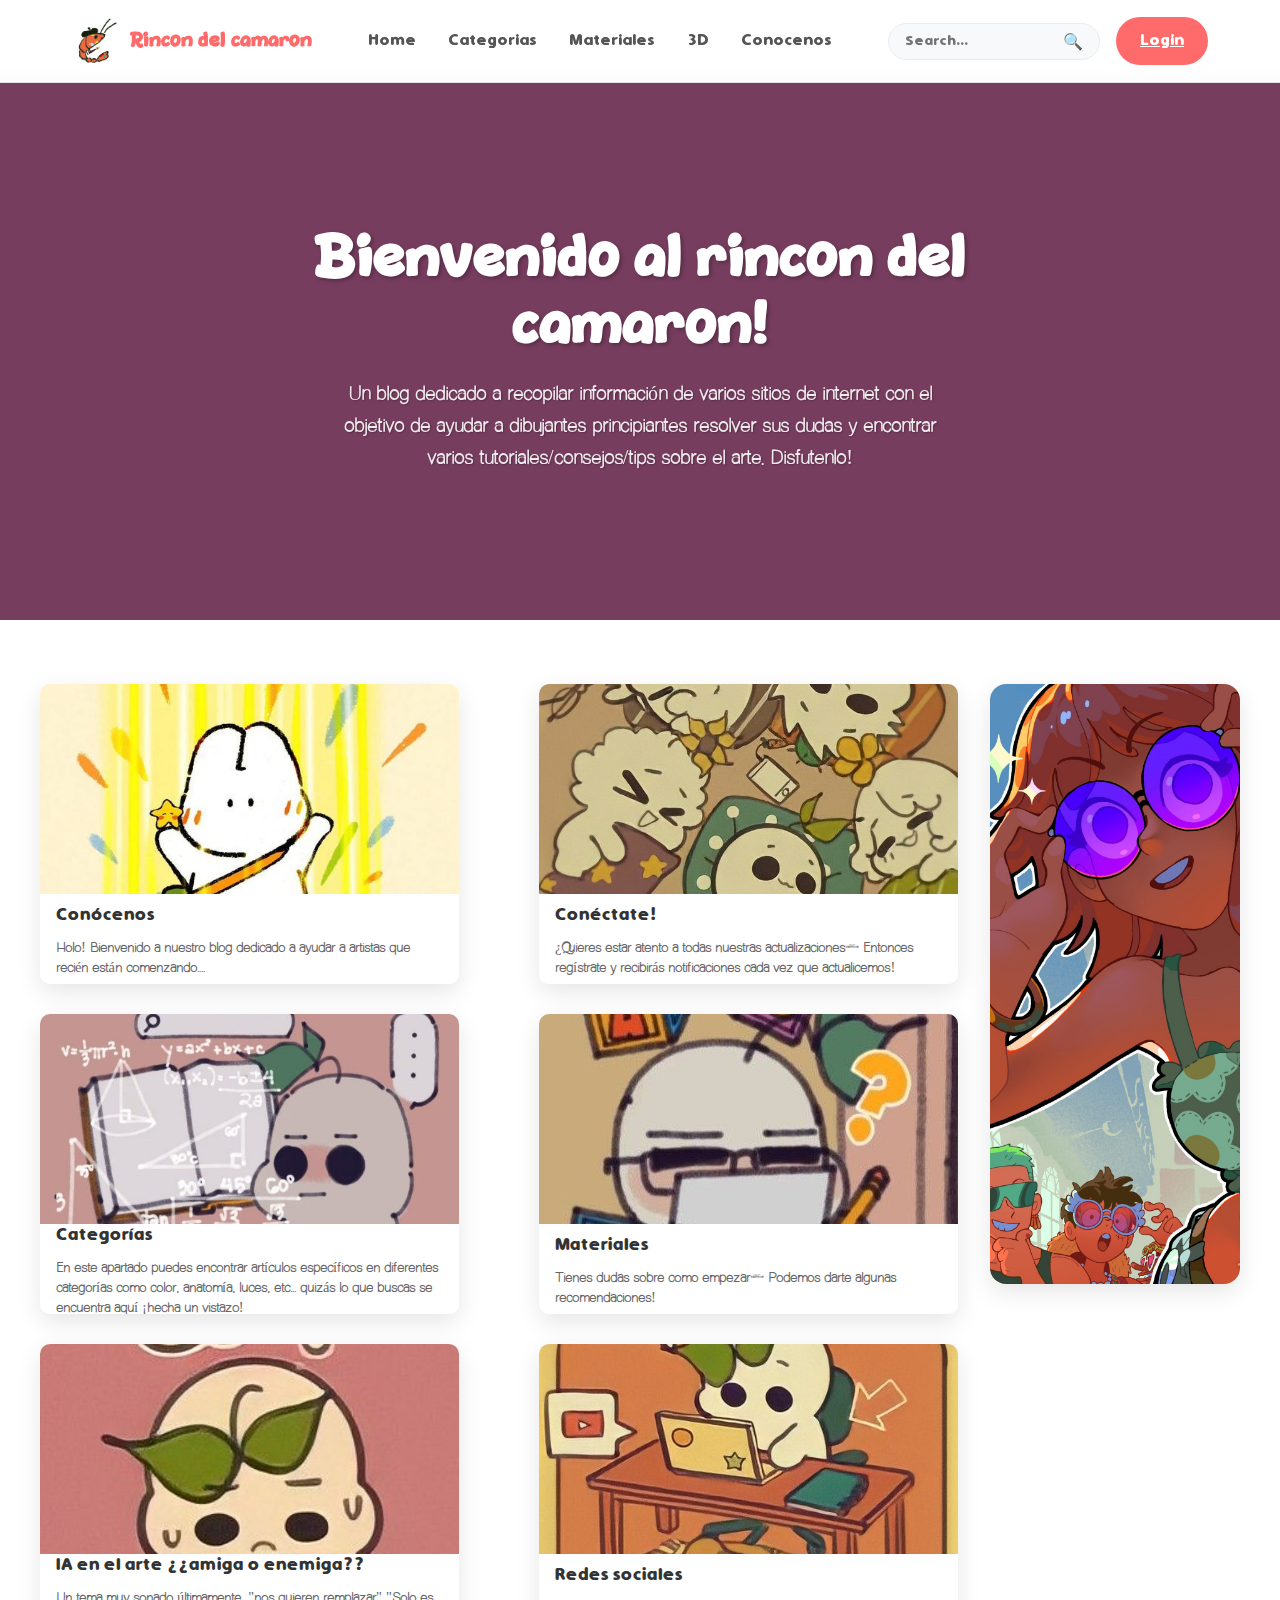
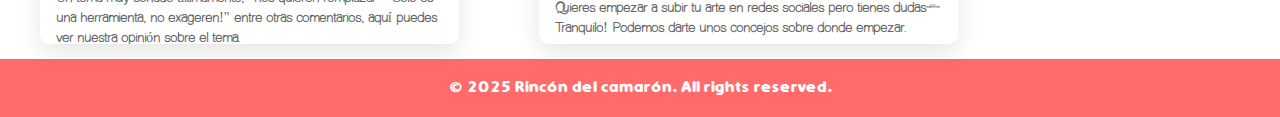
<file: index.html>
<!DOCTYPE html>
<html lang="es">
<head>
    <meta charset="UTF-8">
    <meta name="viewport" content="width=device-width, initial-scale=1.0">
    <title>Rincon del camaron</title>
    <link rel="stylesheet" href="./css/style.css">
    <link rel="shortcut icon" href="./img/icono.png" type="image/x-icon">
</head>
<body>
    <header class="header">
        <div class="nav-container">
            <div class="logo-section">
                <img height="50px" src="./img/icono.png" alt="">
                <span class="logo-text">Rincon del camaron</span>
            </div>
            
            <nav class="navigation">
                <a href="index.html" class="nav-link">Home</a>
                <a href="./web/Categorias.html" class="nav-link">Categorias</a>
                <a href="./web/Materiales.html" class="nav-link">Materiales</a>
                <a href="#" class="nav-link">3D</a>
                <a href="./web/AbouUs.html" class="nav-link">Conocenos</a>
            </nav>
            
            <div class="header-actions">
                <div class="search-container">
                    <input type="text" placeholder="Search..." class="search-input">
                    <button class="search-btn">🔍</button>
                </div>
                <a href="LogIn.html" class="login-btn">Login</a>
            </div>
        </div>
    </header>
<!-- Encabezado -->

<!-- Overlay -->
    <main class="main-content">
        <section class="hero-section">
            <div class="hero-content">
                <h1 class="hero-title">Bienvenido al rincon del camaron!</h1>
                <p class="hero-subtitle">Un blog dedicado a recopilar información de  varios sitios de internet con el objetivo de ayudar a dibujantes principiantes resolver sus dudas y encontrar varios tutoriales/consejos/tips sobre el arte. Disfutenlo!</p>
            </div>
        </section>
    </main>

<!-- CardsDelBlog -->
 
        <section class="gallery-section">
            <div class="gallery-wrapper">
                <div class="gallery-container">
                    <div class="gallery-item">
                        <a href="AbouUs.html" class="gallery-link">
                        <div class="gallery-card">
                            <img src="./img/MeetUs.jpg" alt="Comic Art" class="card-image">
                            <div class="card-content">
                                <h3 class="card-title">Conócenos</h3>
                                <p class="card-description">Holo! Bienvenido a nuestro blog dedicado a ayudar a artistas que recién están comenzando....</p>
                            </div>
                        </div>
                        </a>
                    </div>
                    
                    <div class="gallery-item">
                  <a href="LogIn.html" class="gallery-link">
                        <div class="gallery-card">
                            <img src="./img/JoinUs.jpg" alt="Sketching" class="card-image">
                            <div class="card-content">
                                <h3 class="card-title">Conéctate!</h3>
                                <p class="card-description">¿Quieres estar atento a todas nuestras actualizaciones? Entonces regístrate y recibirás notificaciones cada vez que actualicemos!</p>
                            </div>
                        </div>
                    </a>
                    </div>
                    
                    <div class="gallery-item">
                        <a href="LogIn.html" class="gallery-link">
                        <div class="gallery-card">
                            <img src="./img/Categorias.jpg" alt="Digital Illustration" class="card-image">
                            <div class="card-content">
                                <h3 class="card-title">Categorías</h3>
                                <p class="card-description">En este apartado puedes encontrar artículos específicos en diferentes categorías como color, anatomía, luces, etc... quizás lo que buscas se encuentra aquí ¡hecha un vistazo!</p>
                            </div>
                        </div>
                        </a>
                    </div>
                    <div class="gallery-item">
                        <a href="LogIn.html" class="gallery-link">
                        <div class="gallery-card">
                            <img src="./img/Materiales.jpg" alt="Digital Illustration" class="card-image">
                            <div class="card-content">
                                <h3 class="card-title">Materiales</h3>
                                <p class="card-description">Tienes dudas sobre como empezar? Podemos darte algunas recomendaciones!</p>
                            </div>
                        </div>
                        </a>
                    </div>
                    <div class="gallery-item">
                        <div class="gallery-card">
                            <img src="./img/AIBadOrGood.jpg" alt="Digital Illustration" class="card-image">
                            <div class="card-content">
                                <h3 class="card-title">IA en el arte ¿¿amiga o enemiga??</h3>
                                <p class="card-description">Un tema muy sonado últimamente, "nos quieren remplazar" "Solo es una herramienta, no exageren!" entre otras comentarios, aquí puedes ver nuestra opinión sobre el tema.</p>
                            </div>
                        </div>
                    </div>
                    
                    <div class="gallery-item">
                        <div class="gallery-card">
                            <img src="./img/SocialMedia.jpg" alt="Abstract Art" class="card-image">
                            <div class="card-content">
                                <h3 class="card-title">Redes sociales</h3>
                                <p class="card-description">Quieres empezar a subir tu arte en redes sociales pero tienes dudas? Tranquilo! Podemos darte unos concejos sobre donde empezar.</p>
                            </div>
                        </div>
                    </div>
                </div>
                
                <aside class="sidebar">
                    <img src="./img/Sidebar.jpg" alt="Featured Artist" class="sidebar-image">
                </aside>
            </div>
        </section>

        <footer>
           <p>&copy; 2025 Rincón del camarón. All rights reserved.</p>
        </footer>
</body>
</html>
</file>
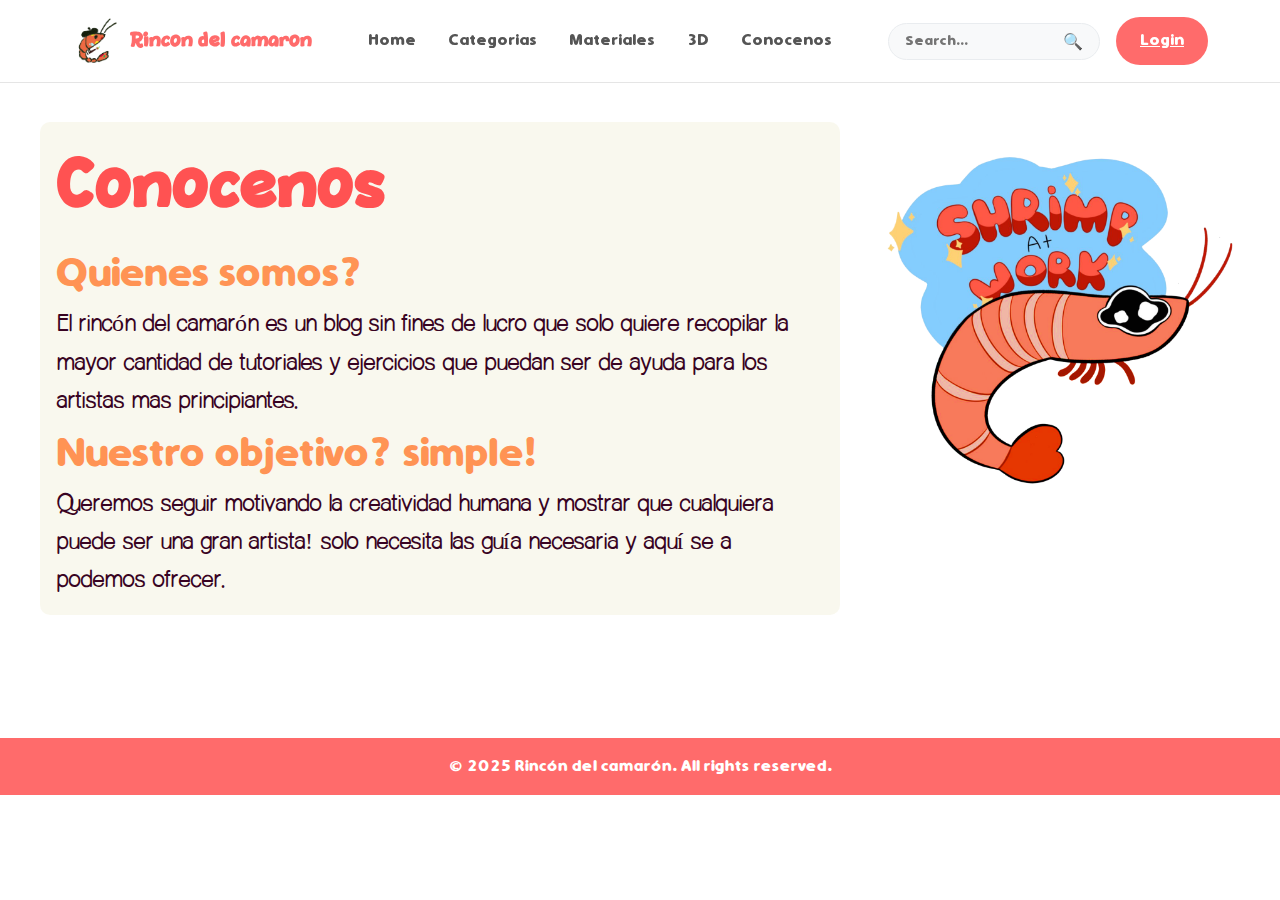
<file: AbouUs.html>
<!DOCTYPE html>
<html lang="es">
<head>
    <meta charset="UTF-8">
    <meta name="viewport" content="width=device-width, initial-scale=1.0">
    <title>Sobre nosotros</title>
    <link rel="stylesheet" href="./css/styleLI.css">
    <link rel="shortcut icon" href="./img/icono.png" type="image/x-icon">
</head>
<body>
    <header class="header">
        <div class="nav-container">
            <div class="logo-section">
                <img height="50px" src="./img/icono.png" alt="">
                <span class="logo-text">Rincon del camaron</span>
            </div>
            
            <nav class="navigation">
                <a href="index.html" class="nav-link">Home</a>
                <a href="Categorias.html" class="nav-link">Categorias</a>
                <a href="Materiales.html" class="nav-link">Materiales</a>
                <a href="#" class="nav-link">3D</a>
                <a href="AbouUs.html" class="nav-link">Conocenos</a>
            </nav>
            
            <div class="header-actions">
                <div class="search-container">
                    <input type="text" placeholder="Search..." class="search-input">
                    <button class="search-btn">🔍</button>
                </div>
                <a href="LogIn.html" class="login-btn">Login</a>
            </div>
        </div>
    </header>
<!-- Encabezado -->
 <main class="main-about">
    <div class="about-gal">
        <section class="about-us">
            <h2 class="about-title">Conocenos</h2>
            <h1 class="about-q">Quienes somos?</h1>
            <p class="about-text">
                El rincón del camarón es un  blog sin fines de lucro que solo quiere recopilar la mayor cantidad de tutoriales y ejercicios que puedan ser de ayuda para los artistas mas principiantes.
            </p>
            <h3 class="about-q">Nuestro objetivo? simple!</h3>
            <p class="about-text">
                Queremos seguir motivando la creatividad humana y mostrar que cualquiera puede ser una gran artista! solo necesita las guía necesaria y aquí se a podemos ofrecer.
            </p>
        </section> 
        <div class="about-us-image">
                <img src="./img/camaron.png" alt="Drawing image">
            </div>
        </div>
    </main>


    <!-- PieDePagina -->
        <footer>
           <p>&copy; 2025 Rincón del camarón. All rights reserved.</p>
        </footer>
</body>

</html>
</file>
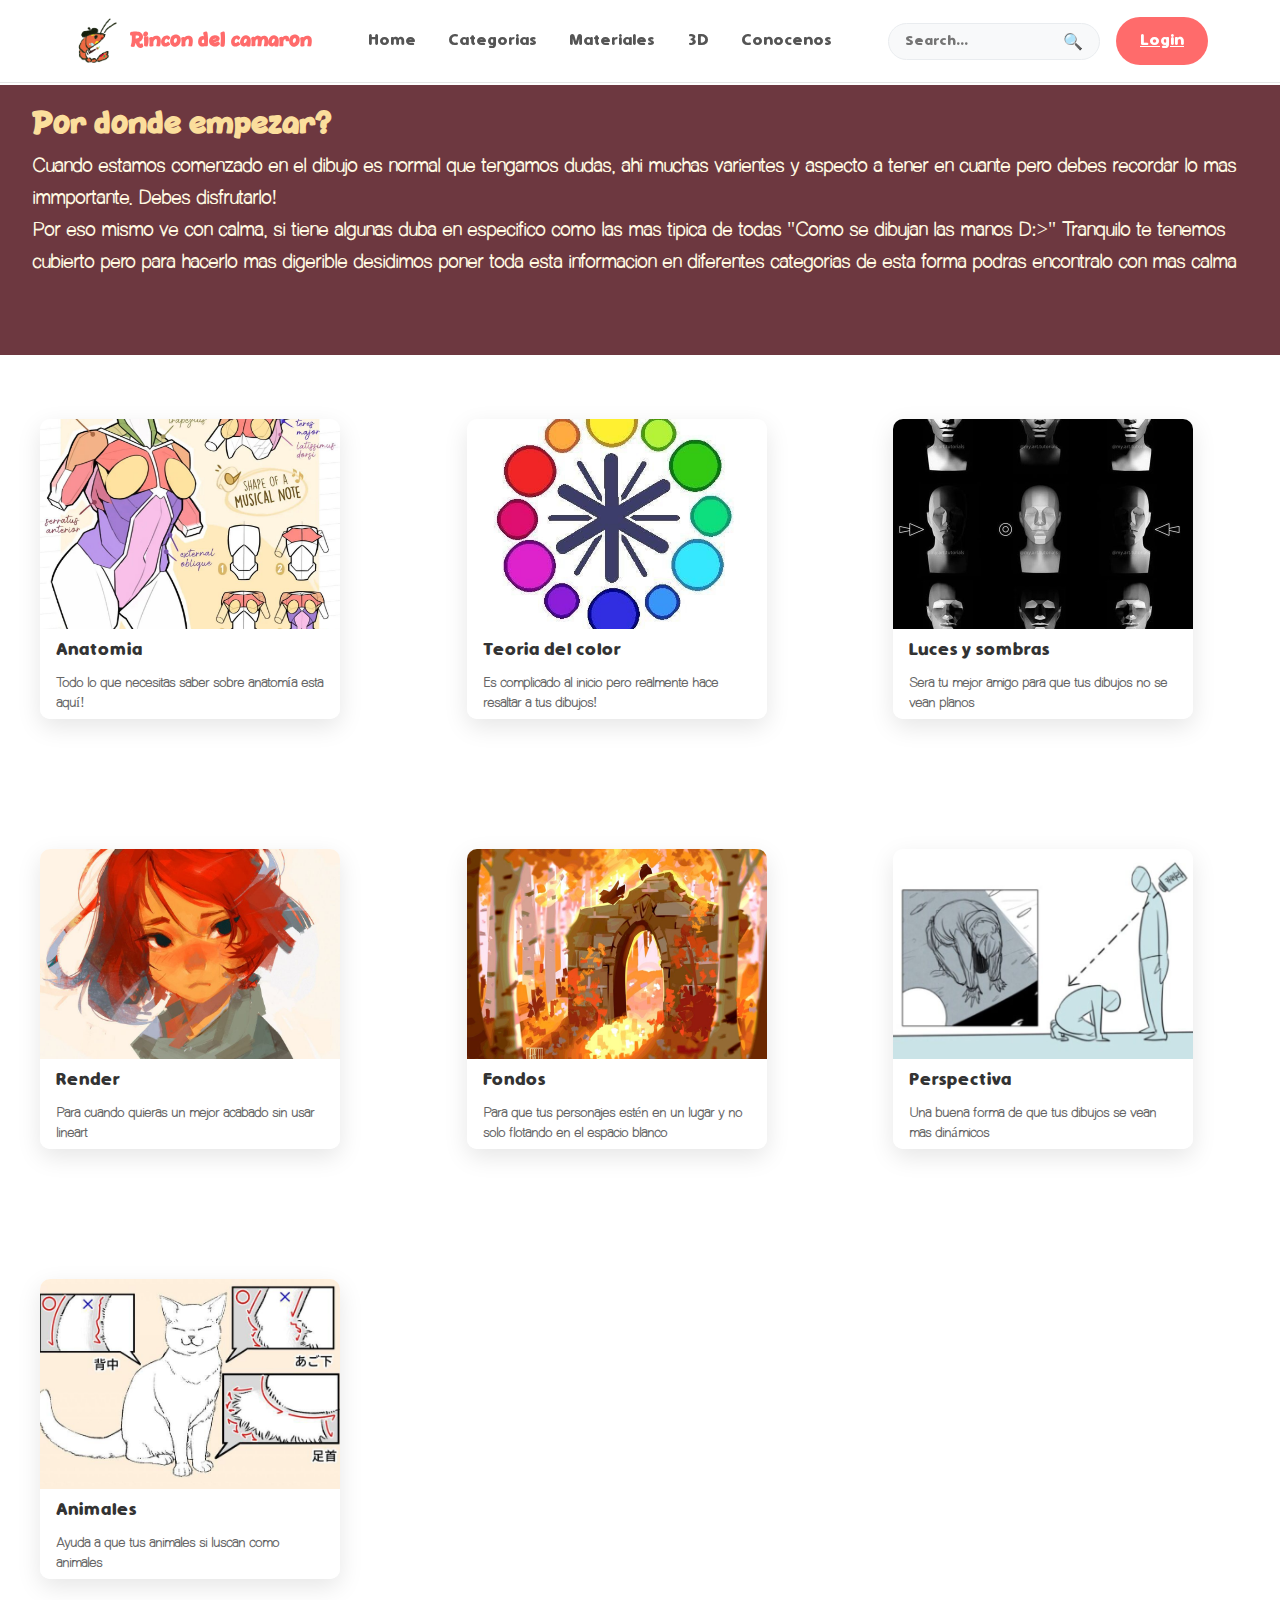
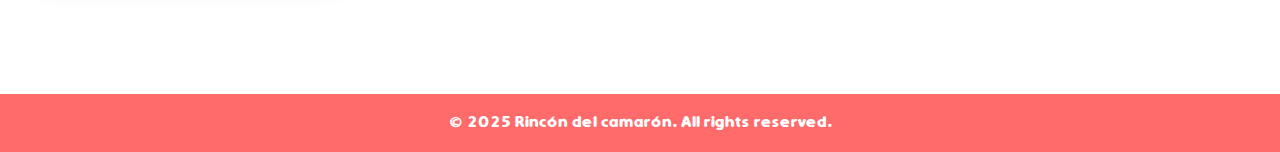
<file: Categorias.html>
<!DOCTYPE html>
<html lang="es">
<head>
    <meta charset="UTF-8">
    <meta name="viewport" content="width=device-width, initial-scale=1.0">
    <title>Categorias</title>
    <link rel="stylesheet" href="./css/styleLI.css">
    <link rel="shortcut icon" href="./img/icono.png" type="image/x-icon">
</head>
<body>
    <header class="header">
        <div class="nav-container">
            <div class="logo-section">
                <img height="50px" src="./img/icono.png" alt="">
                <span class="logo-text">Rincon del camaron</span>
            </div>
            
            <nav class="navigation">
                <a href="home.html" class="nav-link">Home</a>
                <a href="Categorias.html" class="nav-link">Categorias</a>
                <a href="Materiales.html" class="nav-link">Materiales</a>
                <a href="#" class="nav-link">3D</a>
                <a href="AbouUs.html" class="nav-link">Conocenos</a>
            </nav>
            
            <div class="header-actions">
                <div class="search-container">
                    <input type="text" placeholder="Search..." class="search-input">
                    <button class="search-btn">🔍</button>
                </div>
                <a href="LogIn.html" class="login-btn">Login</a>
            </div>
        </div>
    </header>

    <main class="des-principal">
        <section class="des-section">
            <div class="des-content">
                <h3 class="titulo">
            Por donde empezar?
        </h3>
        <p class="expl-text"> Cuando estamos comenzado en el dibujo es normal que tengamos dudas, ahi muchas varientes y aspecto a tener en cuante pero debes recordar lo mas immportante. Debes disfrutarlo! </p>
        <p class="expl-text"> Por eso mismo ve con calma, si tiene algunas duba en especifico como las mas tipica de todas "Como se dibujan las manos D:>" Tranquilo te tenemos cubierto pero para hacerlo mas digerible desidimos poner toda esta informacion en diferentes categorias de esta forma podras encontralo con mas calma</p>
   
            </div>
        </section>
    </main>

<section class="gallery-categoris">
            <div class="gallery-wrapper">
                <div class="gallery-container">
                    <div class="gallery-item">
                        <div class="gallery-card">
                            <img src="./img/Anatomia.jpg" alt="Comic Art" class="card-image">
                            <div class="card-content">
                                <h3 class="card-title">Anatomia</h3>
                                   <p class="card-description">Todo lo que necesitas saber sobre anatomía esta aquí!
                                   </p>
                            </div>
                        </div>
                    </div>
                    <div class="gallery-item">
                        <div class="gallery-card">
                            <img src="./img/Color.jpg" alt="Comic Art" class="card-image">
                            <div class="card-content">
                                <h3 class="card-title">Teoria del color</h3>
                                <p class="card-description">Es complicado al inicio pero realmente hace resaltar a tus dibujos!</p>
                            </div>
                        </div>
                    </div>
                    <div class="gallery-item">
                        <div class="gallery-card">
                            <img src="./img/L&S.jpg" alt="Comic Art" class="card-image">
                            <div class="card-content">
                                <h3 class="card-title">Luces y sombras</h3>
                                <p class="card-description">Sera tu mejor amigo para que tus dibujos no se vean planos</p>
                            </div>
                        </div>
                    </div>
                    <div class="gallery-item">
                        <div class="gallery-card">
                            <img src="./img/render.jpg" alt="Comic Art" class="card-image">
                            <div class="card-content">
                                <h3 class="card-title">Render</h3>
                                <p class="card-description">Para cuando quieras un mejor acabado sin usar lineart</p>
                            </div>
                        </div>
                    </div>
                    <div class="gallery-item">
                        <div class="gallery-card">
                            <img src="./img/fondos.jpg" alt="Comic Art" class="card-image">
                            <div class="card-content">
                                <h3 class="card-title">Fondos</h3>
                                <p class="card-description">Para que tus personajes estén en un lugar y no solo flotando en el espacio blanco</p>
                            </div>
                        </div>
                    </div>
                    <div class="gallery-item">
                        <div class="gallery-card">
                            <img src="./img/perspectiva.jpg" alt="Comic Art" class="card-image">
                            <div class="card-content">
                                <h3 class="card-title">Perspectiva</h3>
                                <p class="card-description">Una buena forma de que tus dibujos se vean mas dinámicos </p>
                            </div>
                        </div>
                    </div>
                    <div class="gallery-item">
                        <div class="gallery-card">
                            <img src="./img/animales.jpg" alt="Comic Art" class="card-image">
                            <div class="card-content">
                                <h3 class="card-title">Animales</h3>
                                <p class="card-description">Ayuda a que tus animales si luscan como animales</p>
                            </div>
                        </div>
                    </div>
                    
        </section>
        <footer>
           <p>&copy; 2025 Rincón del camarón. All rights reserved.</p>
        </footer>
</body>
</html>
</file>
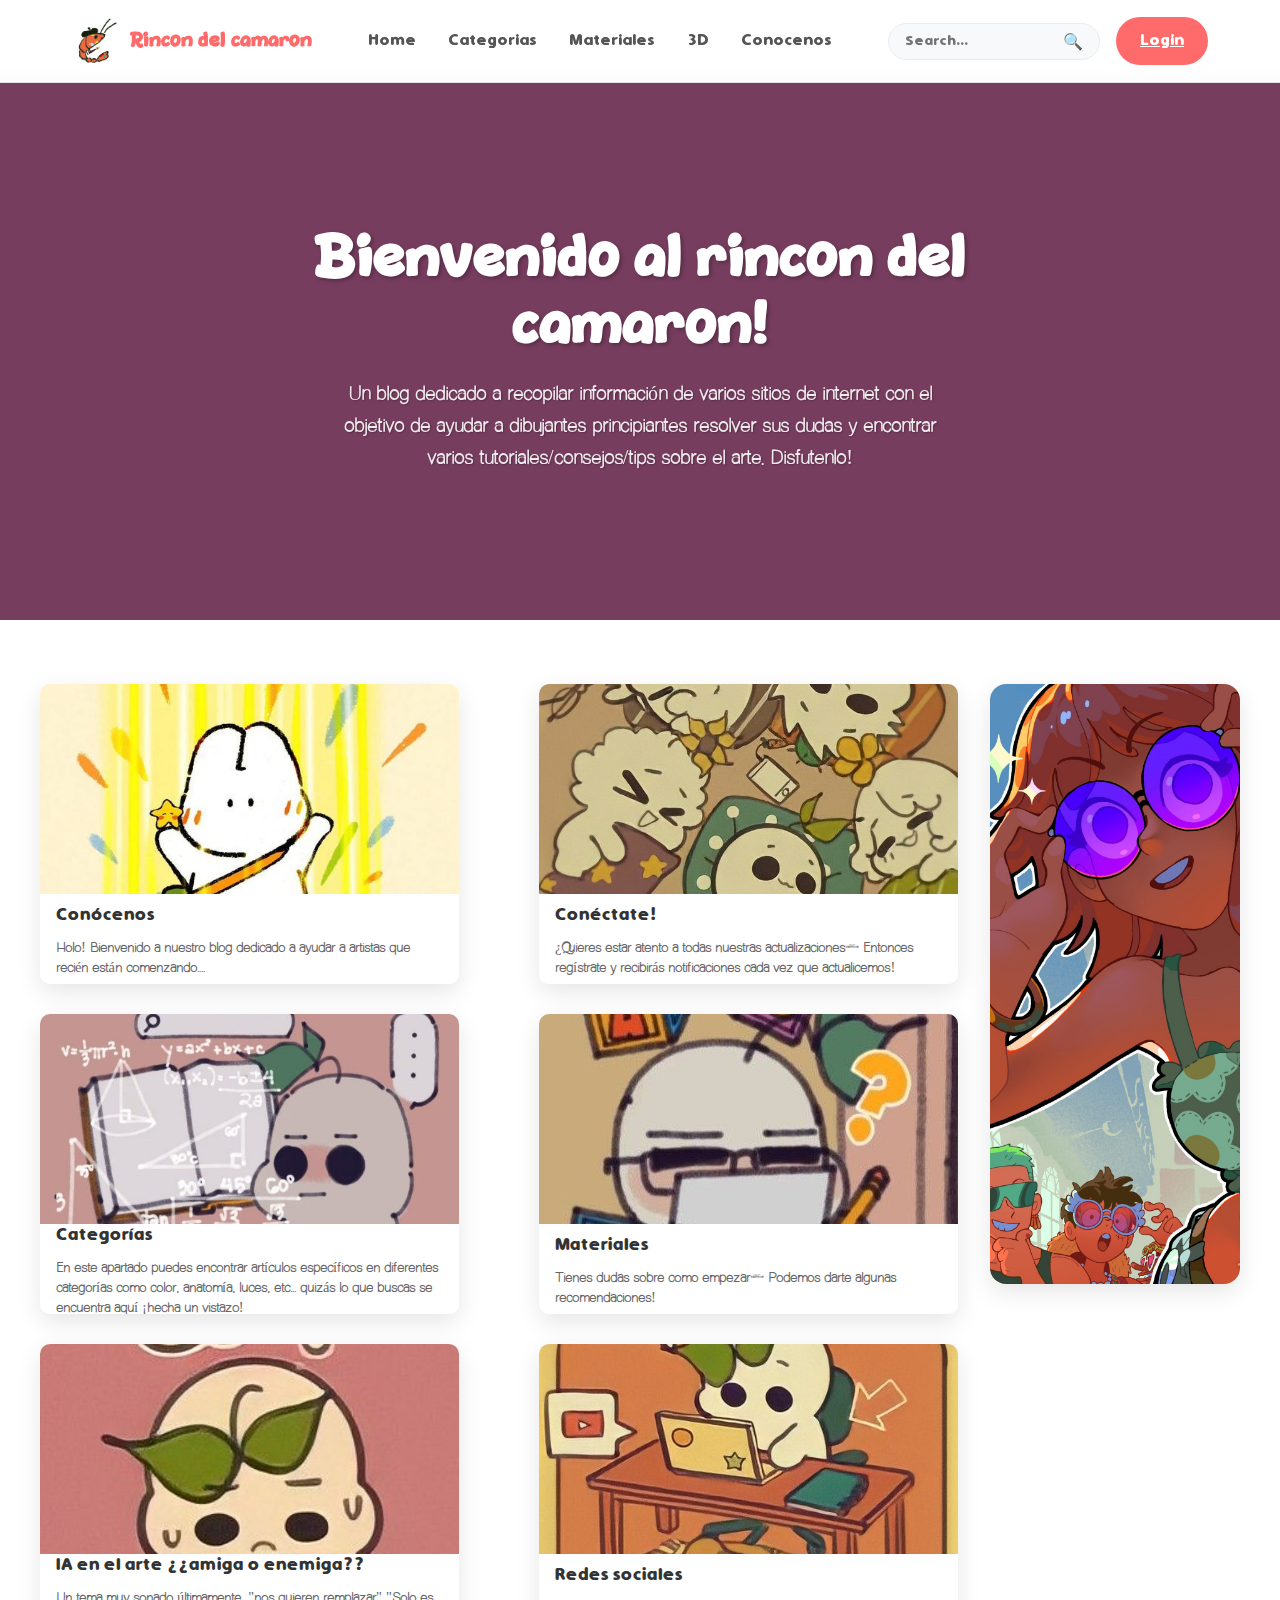
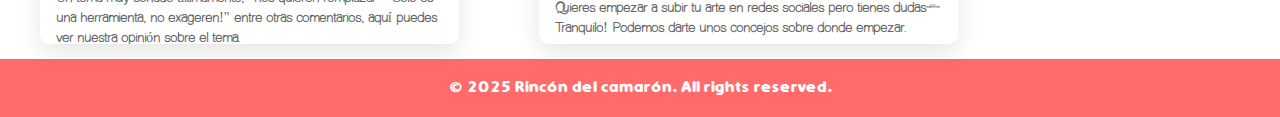
<file: home.html>
<!DOCTYPE html>
<html lang="es">
<head>
    <meta charset="UTF-8">
    <meta name="viewport" content="width=device-width, initial-scale=1.0">
    <title>Rincon del camaron</title>
    <link rel="stylesheet" href="./css/style.css">
    <link rel="shortcut icon" href="./img/icono.png" type="image/x-icon">
</head>
<body>
    <header class="header">
        <div class="nav-container">
            <div class="logo-section">
                <img height="50px" src="./img/icono.png" alt="">
                <span class="logo-text">Rincon del camaron</span>
            </div>
            
            <nav class="navigation">
                <a href="home.html" class="nav-link">Home</a>
                <a href="Categorias.html" class="nav-link">Categorias</a>
                <a href="Materiales.html" class="nav-link">Materiales</a>
                <a href="#" class="nav-link">3D</a>
                <a href="AbouUs.html" class="nav-link">Conocenos</a>
            </nav>
            
            <div class="header-actions">
                <div class="search-container">
                    <input type="text" placeholder="Search..." class="search-input">
                    <button class="search-btn">🔍</button>
                </div>
                <a href="LogIn.html" class="login-btn">Login</a>
            </div>
        </div>
    </header>
<!-- Encabezado -->

<!-- Overlay -->
    <main class="main-content">
        <section class="hero-section">
            <div class="hero-content">
                <h1 class="hero-title">Bienvenido al rincon del camaron!</h1>
                <p class="hero-subtitle">Un blog dedicado a recopilar información de  varios sitios de internet con el objetivo de ayudar a dibujantes principiantes resolver sus dudas y encontrar varios tutoriales/consejos/tips sobre el arte. Disfutenlo!</p>
            </div>
        </section>
    </main>

<!-- CardsDelBlog -->
 
        <section class="gallery-section">
            <div class="gallery-wrapper">
                <div class="gallery-container">
                    <div class="gallery-item">
                        <a href="AbouUs.html" class="gallery-link">
                        <div class="gallery-card">
                            <img src="./img/MeetUs.jpg" alt="Comic Art" class="card-image">
                            <div class="card-content">
                                <h3 class="card-title">Conócenos</h3>
                                <p class="card-description">Holo! Bienvenido a nuestro blog dedicado a ayudar a artistas que recién están comenzando....</p>
                            </div>
                        </div>
                        </a>
                    </div>
                    
                    <div class="gallery-item">
                  <a href="LogIn.html" class="gallery-link">
                        <div class="gallery-card">
                            <img src="./img/JoinUs.jpg" alt="Sketching" class="card-image">
                            <div class="card-content">
                                <h3 class="card-title">Conéctate!</h3>
                                <p class="card-description">¿Quieres estar atento a todas nuestras actualizaciones? Entonces regístrate y recibirás notificaciones cada vez que actualicemos!</p>
                            </div>
                        </div>
                    </a>
                    </div>
                    
                    <div class="gallery-item">
                        <a href="LogIn.html" class="gallery-link">
                        <div class="gallery-card">
                            <img src="./img/Categorias.jpg" alt="Digital Illustration" class="card-image">
                            <div class="card-content">
                                <h3 class="card-title">Categorías</h3>
                                <p class="card-description">En este apartado puedes encontrar artículos específicos en diferentes categorías como color, anatomía, luces, etc... quizás lo que buscas se encuentra aquí ¡hecha un vistazo!</p>
                            </div>
                        </div>
                        </a>
                    </div>
                    <div class="gallery-item">
                        <a href="LogIn.html" class="gallery-link">
                        <div class="gallery-card">
                            <img src="./img/Materiales.jpg" alt="Digital Illustration" class="card-image">
                            <div class="card-content">
                                <h3 class="card-title">Materiales</h3>
                                <p class="card-description">Tienes dudas sobre como empezar? Podemos darte algunas recomendaciones!</p>
                            </div>
                        </div>
                        </a>
                    </div>
                    <div class="gallery-item">
                        <div class="gallery-card">
                            <img src="./img/AIBadOrGood.jpg" alt="Digital Illustration" class="card-image">
                            <div class="card-content">
                                <h3 class="card-title">IA en el arte ¿¿amiga o enemiga??</h3>
                                <p class="card-description">Un tema muy sonado últimamente, "nos quieren remplazar" "Solo es una herramienta, no exageren!" entre otras comentarios, aquí puedes ver nuestra opinión sobre el tema.</p>
                            </div>
                        </div>
                    </div>
                    
                    <div class="gallery-item">
                        <div class="gallery-card">
                            <img src="./img/SocialMedia.jpg" alt="Abstract Art" class="card-image">
                            <div class="card-content">
                                <h3 class="card-title">Redes sociales</h3>
                                <p class="card-description">Quieres empezar a subir tu arte en redes sociales pero tienes dudas? Tranquilo! Podemos darte unos concejos sobre donde empezar.</p>
                            </div>
                        </div>
                    </div>
                </div>
                
                <aside class="sidebar">
                    <img src="./img/Sidebar.jpg" alt="Featured Artist" class="sidebar-image">
                </aside>
            </div>
        </section>

        <footer>
           <p>&copy; 2025 Rincón del camarón. All rights reserved.</p>
        </footer>
</body>
</html>
</file>
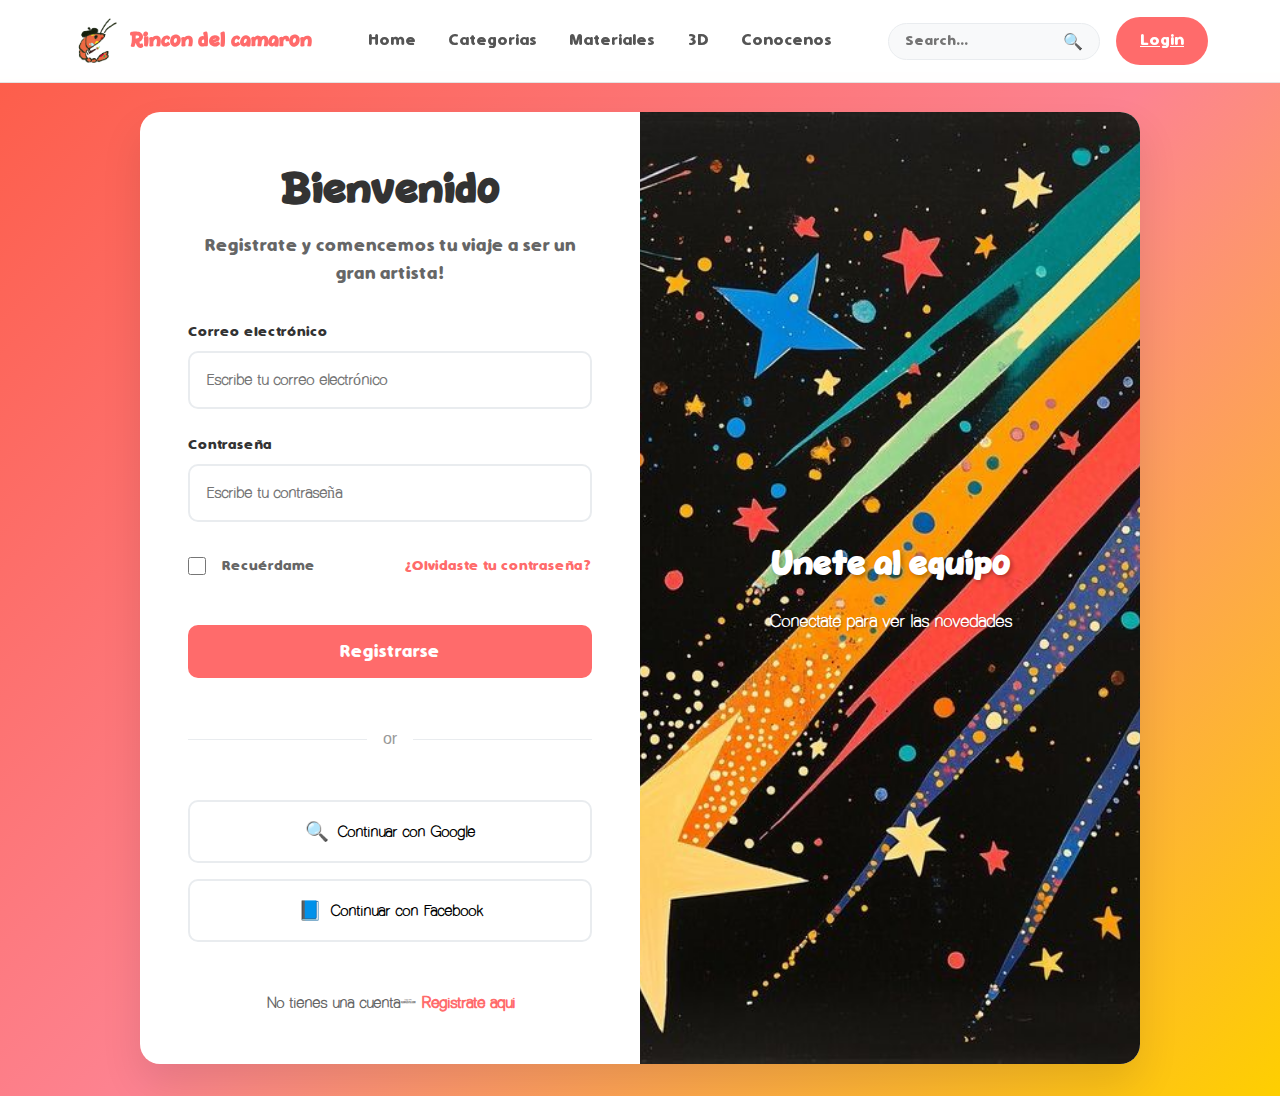
<file: LogIn.html>
<!DOCTYPE html>
<html lang="es">
<head>
    <meta charset="UTF-8">
    <meta name="viewport" content="width=device-width, initial-scale=1.0">
    <title>Registrate</title>
    <link rel="stylesheet" href="./css/style.css">
    <link rel="shortcut icon" href="./img/icono.png" type="image/x-icon">
</head>
<body>
    <header class="header">
        <div class="nav-container">
            <div class="logo-section">
                <img height="50px" src="./img/icono.png" alt="">
                <span class="logo-text">Rincon del camaron</span>
            </div>
            
            <nav class="navigation">
                <a href="home.html" class="nav-link">Home</a>
                <a href="Categorias.html" class="nav-link">Categorias</a>
                <a href="Materiales.html" class="nav-link">Materiales</a>
                <a href="#" class="nav-link">3D</a>
                <a href="AbouUs.html" class="nav-link">Conocenos</a>
            </nav>
            
            <div class="header-actions">
                <div class="search-container">
                    <input type="text" placeholder="Search..." class="search-input">
                    <button class="search-btn">🔍</button>
                </div>
               <a href="LogIn.html" class="login-btn">Login</a>
            </div>
        </div>
    </header>

    <main class="main-content">
        <section class="login-hero-section">
            <div class="login-container">
                <div class="login-form-wrapper">
                    <h1 class="login-title">Bienvenido</h1>
                    <p class="login-subtitle">Registrate y comencemos tu viaje a ser un gran artista!</p>
                    
                    <form class="login-form">
                        <div class="form-group">
                            <label for="email" class="form-label">Correo electrónico</label>
                            <input type="email" id="email" name="email" class="form-input" placeholder="Escribe tu correo electrónico" required>
                        </div>
                        
                        <div class="form-group">
                            <label for="password" class="form-label">Contraseña</label>
                            <input type="password" id="password" name="password" class="form-input" placeholder="Escribe tu contraseña" required>
                        </div>
                        
                        <div class="form-options">
                            <label class="checkbox-container">
                                <input type="checkbox" name="remember">
                                <span class="checkmark"></span>
                                Recuérdame
                            </label>
                            <a href="#" class="forgot-link">¿Olvidaste tu contraseña?</a>
                        </div>
                        
                        <button type="submit" class="submit-btn">Registrarse </button>
                        
                        <div class="divider">
                            <span>or</span>
                        </div>
                        
                        <div class="social-login">
                            <button type="button" class="social-btn google-btn">
                                <span class="social-icon">🔍</span>
                                Continuar con Google
                            </button>
                            <button type="button" class="social-btn facebook-btn">
                                <span class="social-icon">📘</span>
                                Continuar con Facebook
                            </button>
                        </div>
                        
                        <p class="signup-link">
                            No tienes una cuenta? <a href="#" class="link">Registrate aqui</a>
                        </p>
                    </form>
                </div>
                
                <div class="login-image-section">
                    <img src="./img/Login.jpg" alt="Artist at work" class="login-image">
                    <div class="image-overlay">
                        <h3 class="overlay-title">Unete al equipo</h3>
                        <p class="overlay-text">Conectate para ver las novedades</p>
                    </div>
                </div>
            </div>
        </section>
    </main>
</body>
</html>
</file>
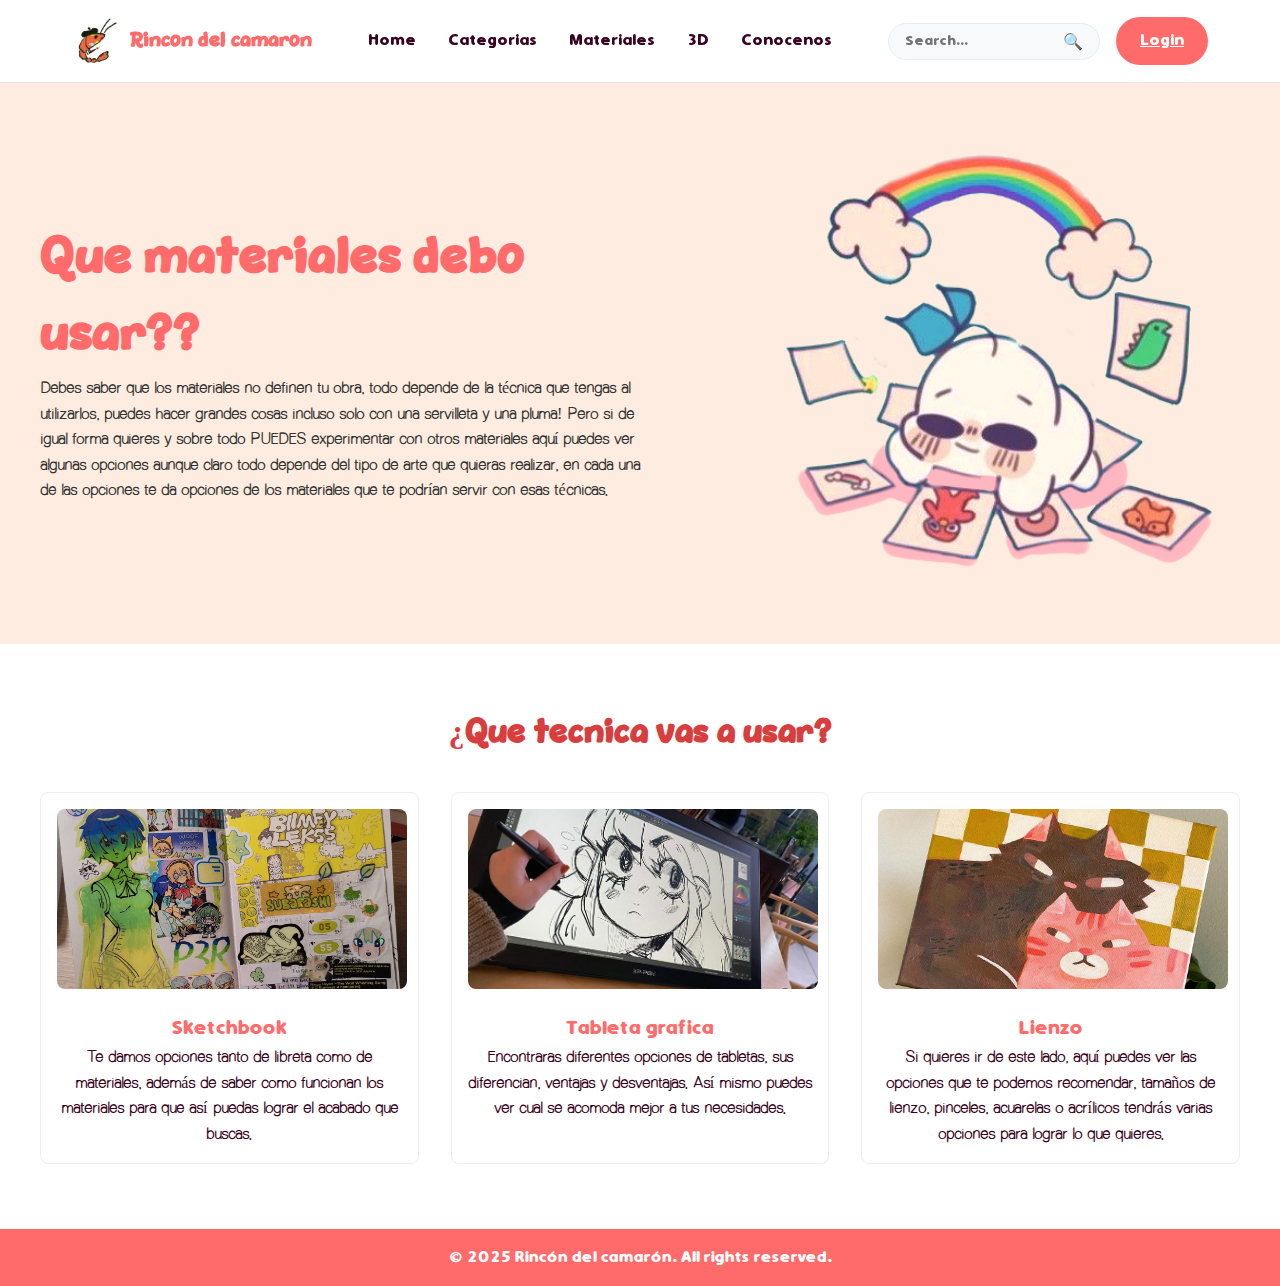
<file: Materiales.html>
<!DOCTYPE html>
<html lang="es">
<head>
    <meta charset="UTF-8">
    <meta name="viewport" content="width=device-width, initial-scale=1.0">
    <title>Materiales</title>
    <link rel="stylesheet" href="./css/styleMa.css">
    <link rel="shortcut icon" href="./img/icono.png" type="image/x-icon">
</head>
<body>
    <header class="header">
        <div class="nav-container">
            <div class="logo-section">
                <img height="50px" src="./img/icono.png" alt="">
                <span class="logo-text">Rincon del camaron</span>
            </div>
            
            <nav class="navigation">
                <a href="index.html" class="nav-link">Home</a>
                <a href="Categorias.html" class="nav-link">Categorias</a>
                <a href="Materiales.html" class="nav-link">Materiales</a>
                <a href="#" class="nav-link">3D</a>
                <a href="AbouUs.html" class="nav-link">Conocenos</a>
            </nav>
            
            <div class="header-actions">
                <div class="search-container">
                    <input type="text" placeholder="Search..." class="search-input">
                    <button class="search-btn">🔍</button>
                </div>
                <a href="LogIn.html" class="login-btn">Login</a>
            </div>
        </div>
    </header>

    <main class="main-content">
        <section class="hero-shading">
            <div class="hero-shading-content">
                <div class="hero-shading-text">
                    <h2 class="tittle">Que materiales debo usar??</h2>
                    <p class="text">Debes saber que los materiales no definen tu obra, todo depende de la técnica que tengas al utilizarlos, puedes hacer grandes cosas incluso solo con una servilleta y una pluma! Pero si de igual forma quieres y sobre todo PUEDES experimentar con otros materiales aquí puedes ver algunas opciones aunque claro todo depende del tipo de arte que quieras realizar, en cada una de las opciones te da opciones de los materiales que te podrían servir con esas técnicas.</p>
                </div>
                <div class="hero-shading-image">
                    <img src="./img/banner.png" alt="Shading">
                </div>
            </div>
        </section>

 <section class="new-arrivals">
            <h2>¿Que tecnica vas a usar?</h2>
            <div class="product-grid">
                <div class="mate-card">
                    <img src="./img/sketch.jpg" alt="Digital Notepad">
                    <h3>Sketchbook</h3>
                    <p>Te damos opciones tanto de libreta como de materiales, además de saber como funcionan los materiales para que así puedas lograr el acabado que buscas.</p>
                </div>
                <div class="mate-card">
                    <img src="./img/Tableta.jpg" alt="Monthly Planner">
                    <h3>Tableta grafica</h3>
                    <p>Encontraras diferentes opciones de tabletas, sus diferencian, ventajas y desventajas. Así mismo puedes ver cual se acomoda mejor a tus necesidades.</p>
                </div>
                <div class="mate-card">
                    <img src="./img/lienzo.jpg" alt="Art Print Series">
                    <h3>Lienzo</h3>
                    <p>Si quieres ir de este lado, aquí puedes ver las opciones que te podemos recomendar, tamaños de lienzo, pinceles, acuarelas o acrílicos tendrás varias opciones para lograr lo que quieres.</p>
                </div>
            </div>
        </section>
    </main>




<footer>
           <p>&copy; 2025 Rincón del camarón. All rights reserved.</p>
        </footer>
</body>

</html>
</file>
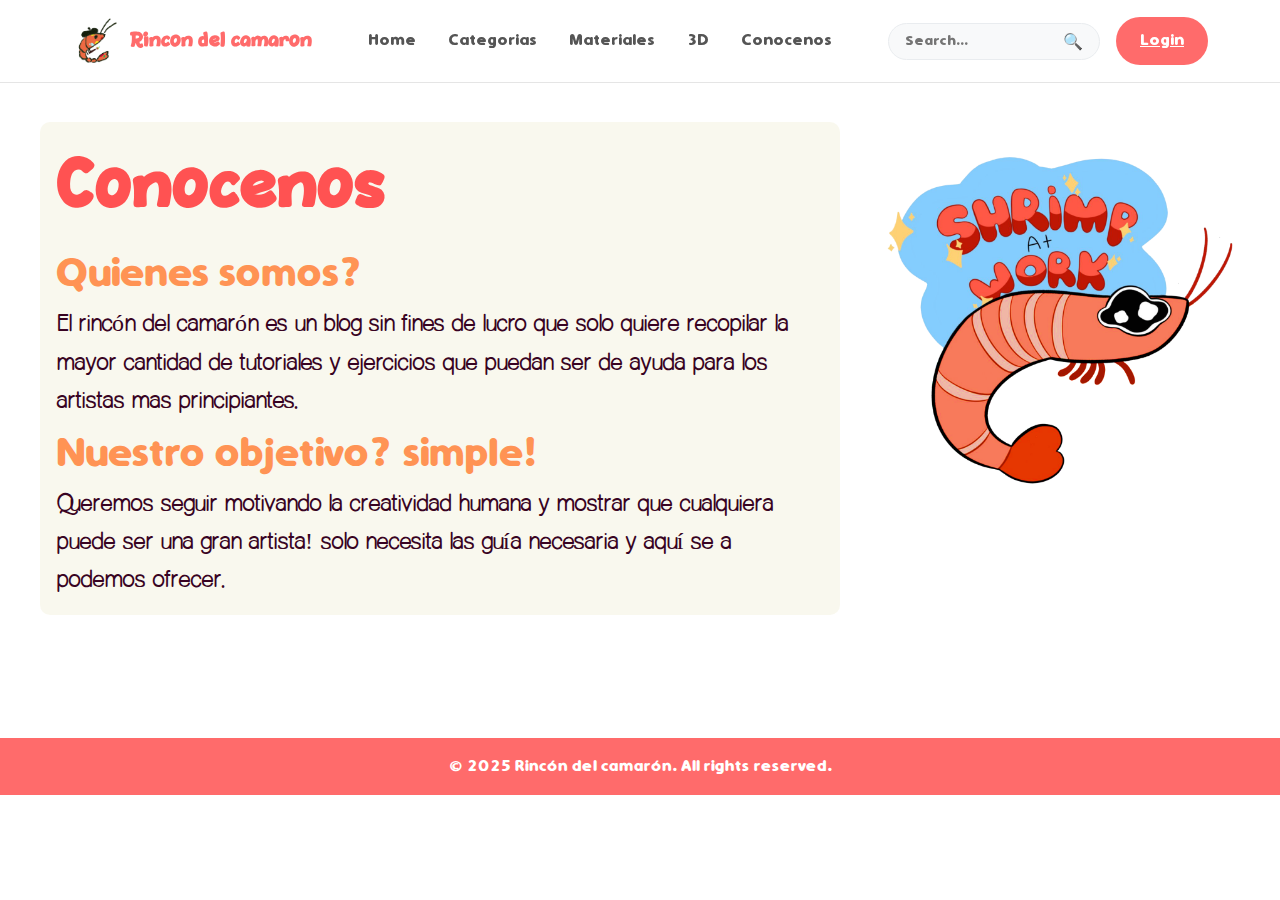
<file: web/AbouUs.html>
<!DOCTYPE html>
<html lang="es">
<head>
    <meta charset="UTF-8">
    <meta name="viewport" content="width=device-width, initial-scale=1.0">
    <title>Sobre nosotros</title>
    <link rel="stylesheet" href="../css/styleLI.css">
    <link rel="shortcut icon" href="../img/icono.png" type="image/x-icon">
</head>
<body>
    <header class="header">
        <div class="nav-container">
            <div class="logo-section">
                <img height="50px" src="../img/icono.png" alt="">
                <span class="logo-text">Rincon del camaron</span>
            </div>
            
            <nav class="navigation">
                <a href="../index.html" class="nav-link">Home</a>
                <a href="./Categorias.html" class="nav-link">Categorias</a>
                <a href="./Materiales.html" class="nav-link">Materiales</a>
                <a href="#" class="nav-link">3D</a>
                <a href="./AbouUs.html" class="nav-link">Conocenos</a>
            </nav>
            
            <div class="header-actions">
                <div class="search-container">
                    <input type="text" placeholder="Search..." class="search-input">
                    <button class="search-btn">🔍</button>
                </div>
                <a href="LogIn.html" class="login-btn">Login</a>
            </div>
        </div>
    </header>
<!-- Encabezado -->
 <main class="main-about">
    <div class="about-gal">
        <section class="about-us">
            <h2 class="about-title">Conocenos</h2>
            <h1 class="about-q">Quienes somos?</h1>
            <p class="about-text">
                El rincón del camarón es un  blog sin fines de lucro que solo quiere recopilar la mayor cantidad de tutoriales y ejercicios que puedan ser de ayuda para los artistas mas principiantes.
            </p>
            <h3 class="about-q">Nuestro objetivo? simple!</h3>
            <p class="about-text">
                Queremos seguir motivando la creatividad humana y mostrar que cualquiera puede ser una gran artista! solo necesita las guía necesaria y aquí se a podemos ofrecer.
            </p>
        </section> 
        <div class="about-us-image">
                <img src="../img/camaron.png" alt="Drawing image">
            </div>
        </div>
    </main>


    <!-- PieDePagina -->
        <footer>
           <p>&copy; 2025 Rincón del camarón. All rights reserved.</p>
        </footer>
</body>
</html>
</file>
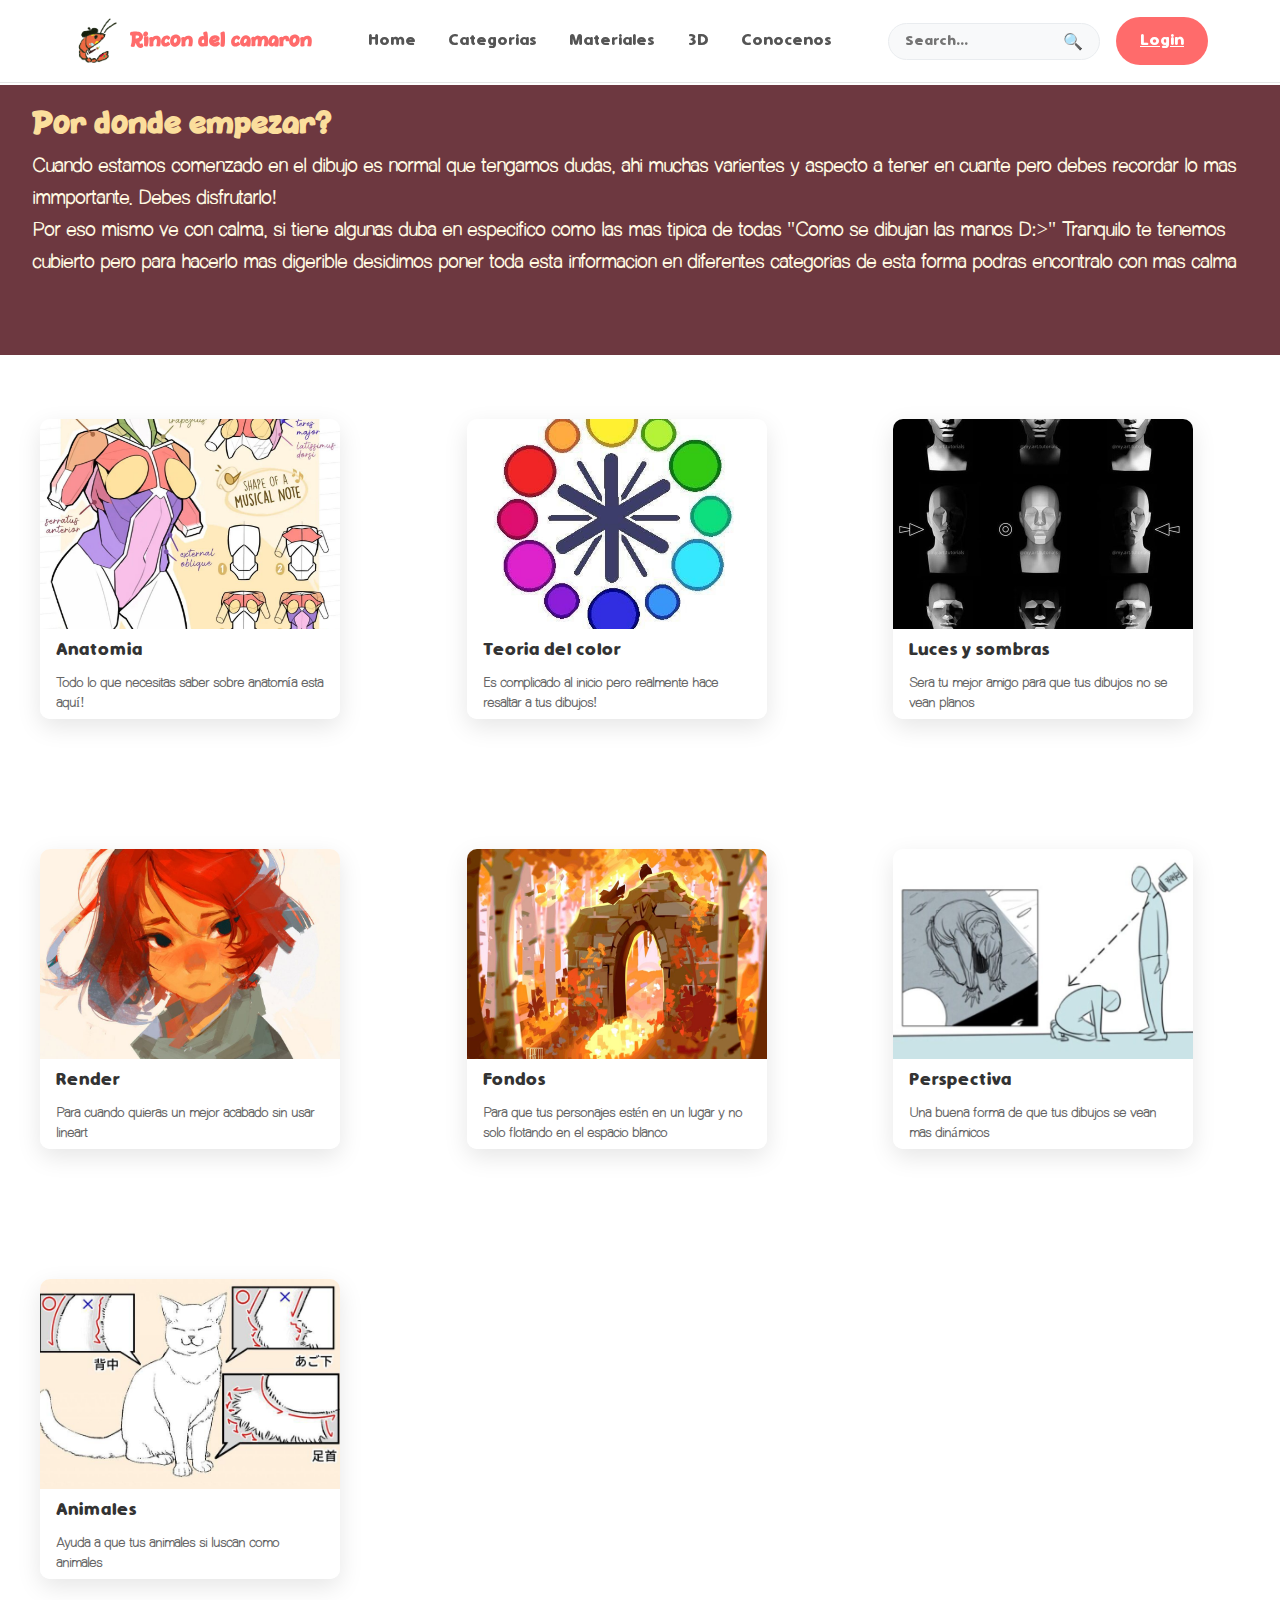
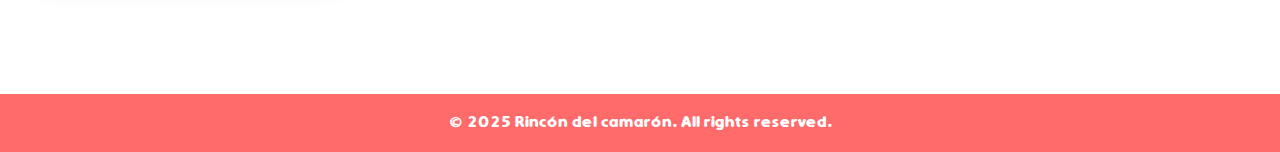
<file: web/Categorias.html>
<!DOCTYPE html>
<html lang="es">
<head>
    <meta charset="UTF-8">
    <meta name="viewport" content="width=device-width, initial-scale=1.0">
    <title>Categorias</title>
    <link rel="stylesheet" href="../css/styleLI.css">
    <link rel="shortcut icon" href="../img/icono.png" type="image/x-icon">
</head>
<body>
    <header class="header">
        <div class="nav-container">
            <div class="logo-section">
                <img height="50px" src="../img/icono.png" alt="">
                <span class="logo-text">Rincon del camaron</span>
            </div>
            
            <nav class="navigation">
                <a href="../index.html" class="nav-link">Home</a>
                <a href="./Categorias.html" class="nav-link">Categorias</a>
                <a href="./Materiales.html" class="nav-link">Materiales</a>
                <a href="#" class="nav-link">3D</a>
                <a href="./AbouUs.html" class="nav-link">Conocenos</a>
            </nav>
            
            <div class="header-actions">
                <div class="search-container">
                    <input type="text" placeholder="Search..." class="search-input">
                    <button class="search-btn">🔍</button>
                </div>
                <a href="LogIn.html" class="login-btn">Login</a>
            </div>
        </div>
    </header>

    <main class="des-principal">
        <section class="des-section">
            <div class="des-content">
                <h3 class="titulo">
            Por donde empezar?
        </h3>
        <p class="expl-text"> Cuando estamos comenzado en el dibujo es normal que tengamos dudas, ahi muchas varientes y aspecto a tener en cuante pero debes recordar lo mas immportante. Debes disfrutarlo! </p>
        <p class="expl-text"> Por eso mismo ve con calma, si tiene algunas duba en especifico como las mas tipica de todas "Como se dibujan las manos D:>" Tranquilo te tenemos cubierto pero para hacerlo mas digerible desidimos poner toda esta informacion en diferentes categorias de esta forma podras encontralo con mas calma</p>
   
            </div>
        </section>
    </main>

<section class="gallery-categoris">
            <div class="gallery-wrapper">
                <div class="gallery-container">
                    <div class="gallery-item">
                        <div class="gallery-card">
                            <img src="../img/Anatomia.jpg" alt="Comic Art" class="card-image">
                            <div class="card-content">
                                <h3 class="card-title">Anatomia</h3>
                                   <p class="card-description">Todo lo que necesitas saber sobre anatomía esta aquí!
                                   </p>
                            </div>
                        </div>
                    </div>
                    <div class="gallery-item">
                        <div class="gallery-card">
                            <img src="../img/Color.jpg" alt="Comic Art" class="card-image">
                            <div class="card-content">
                                <h3 class="card-title">Teoria del color</h3>
                                <p class="card-description">Es complicado al inicio pero realmente hace resaltar a tus dibujos!</p>
                            </div>
                        </div>
                    </div>
                    <div class="gallery-item">
                        <div class="gallery-card">
                            <img src="../img/L&S.jpg" alt="Comic Art" class="card-image">
                            <div class="card-content">
                                <h3 class="card-title">Luces y sombras</h3>
                                <p class="card-description">Sera tu mejor amigo para que tus dibujos no se vean planos</p>
                            </div>
                        </div>
                    </div>
                    <div class="gallery-item">
                        <div class="gallery-card">
                            <img src="../img/render.jpg" alt="Comic Art" class="card-image">
                            <div class="card-content">
                                <h3 class="card-title">Render</h3>
                                <p class="card-description">Para cuando quieras un mejor acabado sin usar lineart</p>
                            </div>
                        </div>
                    </div>
                    <div class="gallery-item">
                        <div class="gallery-card">
                            <img src="../img/fondos.jpg" alt="Comic Art" class="card-image">
                            <div class="card-content">
                                <h3 class="card-title">Fondos</h3>
                                <p class="card-description">Para que tus personajes estén en un lugar y no solo flotando en el espacio blanco</p>
                            </div>
                        </div>
                    </div>
                    <div class="gallery-item">
                        <div class="gallery-card">
                            <img src="../img/perspectiva.jpg" alt="Comic Art" class="card-image">
                            <div class="card-content">
                                <h3 class="card-title">Perspectiva</h3>
                                <p class="card-description">Una buena forma de que tus dibujos se vean mas dinámicos </p>
                            </div>
                        </div>
                    </div>
                    <div class="gallery-item">
                        <div class="gallery-card">
                            <img src="../img/animales.jpg" alt="Comic Art" class="card-image">
                            <div class="card-content">
                                <h3 class="card-title">Animales</h3>
                                <p class="card-description">Ayuda a que tus animales si luscan como animales</p>
                            </div>
                        </div>
                    </div>
                    
        </section>
        <footer>
           <p>&copy; 2025 Rincón del camarón. All rights reserved.</p>
        </footer>
</body>
</html>
</file>
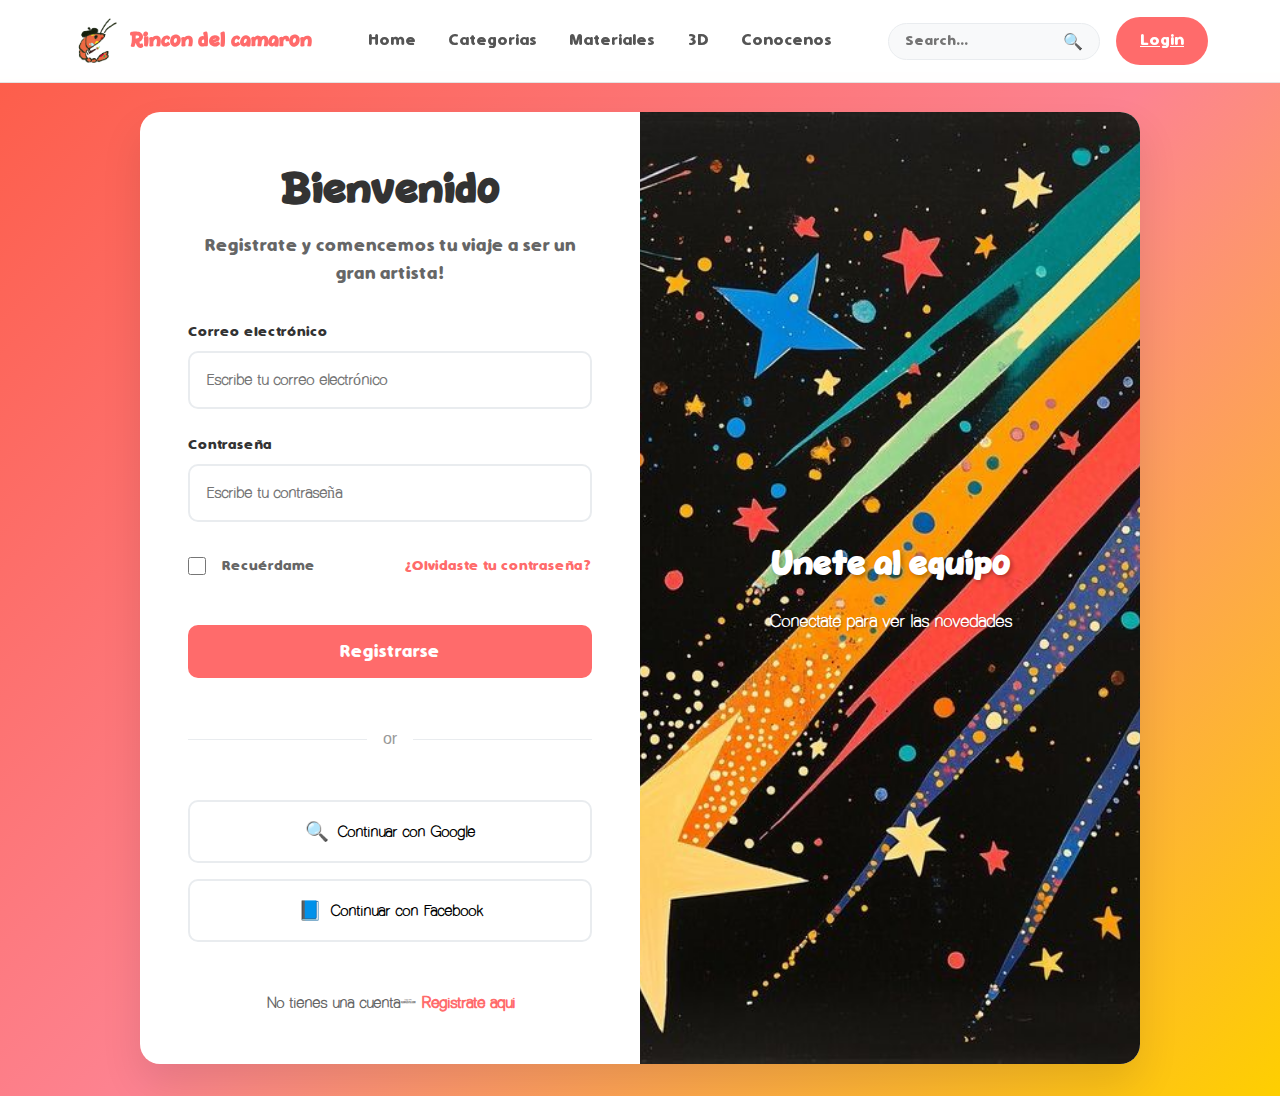
<file: web/LogIn.html>
<!DOCTYPE html>
<html lang="es">
<head>
    <meta charset="UTF-8">
    <meta name="viewport" content="width=device-width, initial-scale=1.0">
    <title>Registrate</title>
    <link rel="stylesheet" href="../css/style.css">
    <link rel="shortcut icon" href="../img/icono.png" type="image/x-icon">
</head>
<body>
    <header class="header">
        <div class="nav-container">
            <div class="logo-section">
                <img height="50px" src="../img/icono.png" alt="">
                <span class="logo-text">Rincon del camaron</span>
            </div>
            
            <nav class="navigation">
                <a href="../index.html" class="nav-link">Home</a>
                <a href="./Categorias.html" class="nav-link">Categorias</a>
                <a href="./Materiales.html" class="nav-link">Materiales</a>
                <a href="#" class="nav-link">3D</a>
                <a href="./AbouUs.html" class="nav-link">Conocenos</a>
            </nav>
            
            <div class="header-actions">
                <div class="search-container">
                    <input type="text" placeholder="Search..." class="search-input">
                    <button class="search-btn">🔍</button>
                </div>
               <a href="LogIn.html" class="login-btn">Login</a>
            </div>
        </div>
    </header>

    <main class="main-content">
        <section class="login-hero-section">
            <div class="login-container">
                <div class="login-form-wrapper">
                    <h1 class="login-title">Bienvenido</h1>
                    <p class="login-subtitle">Registrate y comencemos tu viaje a ser un gran artista!</p>
                    
                    <form class="login-form">
                        <div class="form-group">
                            <label for="email" class="form-label">Correo electrónico</label>
                            <input type="email" id="email" name="email" class="form-input" placeholder="Escribe tu correo electrónico" required>
                        </div>
                        
                        <div class="form-group">
                            <label for="password" class="form-label">Contraseña</label>
                            <input type="password" id="password" name="password" class="form-input" placeholder="Escribe tu contraseña" required>
                        </div>
                        
                        <div class="form-options">
                            <label class="checkbox-container">
                                <input type="checkbox" name="remember">
                                <span class="checkmark"></span>
                                Recuérdame
                            </label>
                            <a href="#" class="forgot-link">¿Olvidaste tu contraseña?</a>
                        </div>
                        
                        <button type="submit" class="submit-btn">Registrarse </button>
                        
                        <div class="divider">
                            <span>or</span>
                        </div>
                        
                        <div class="social-login">
                            <button type="button" class="social-btn google-btn">
                                <span class="social-icon">🔍</span>
                                Continuar con Google
                            </button>
                            <button type="button" class="social-btn facebook-btn">
                                <span class="social-icon">📘</span>
                                Continuar con Facebook
                            </button>
                        </div>
                        
                        <p class="signup-link">
                            No tienes una cuenta? <a href="#" class="link">Registrate aqui</a>
                        </p>
                    </form>
                </div>
                
                <div class="login-image-section">
                    <img src="../img/Login.jpg" alt="Artist at work" class="login-image">
                    <div class="image-overlay">
                        <h3 class="overlay-title">Unete al equipo</h3>
                        <p class="overlay-text">Conectate para ver las novedades</p>
                    </div>
                </div>
            </div>
        </section>
    </main>
</body>
</html>
</file>
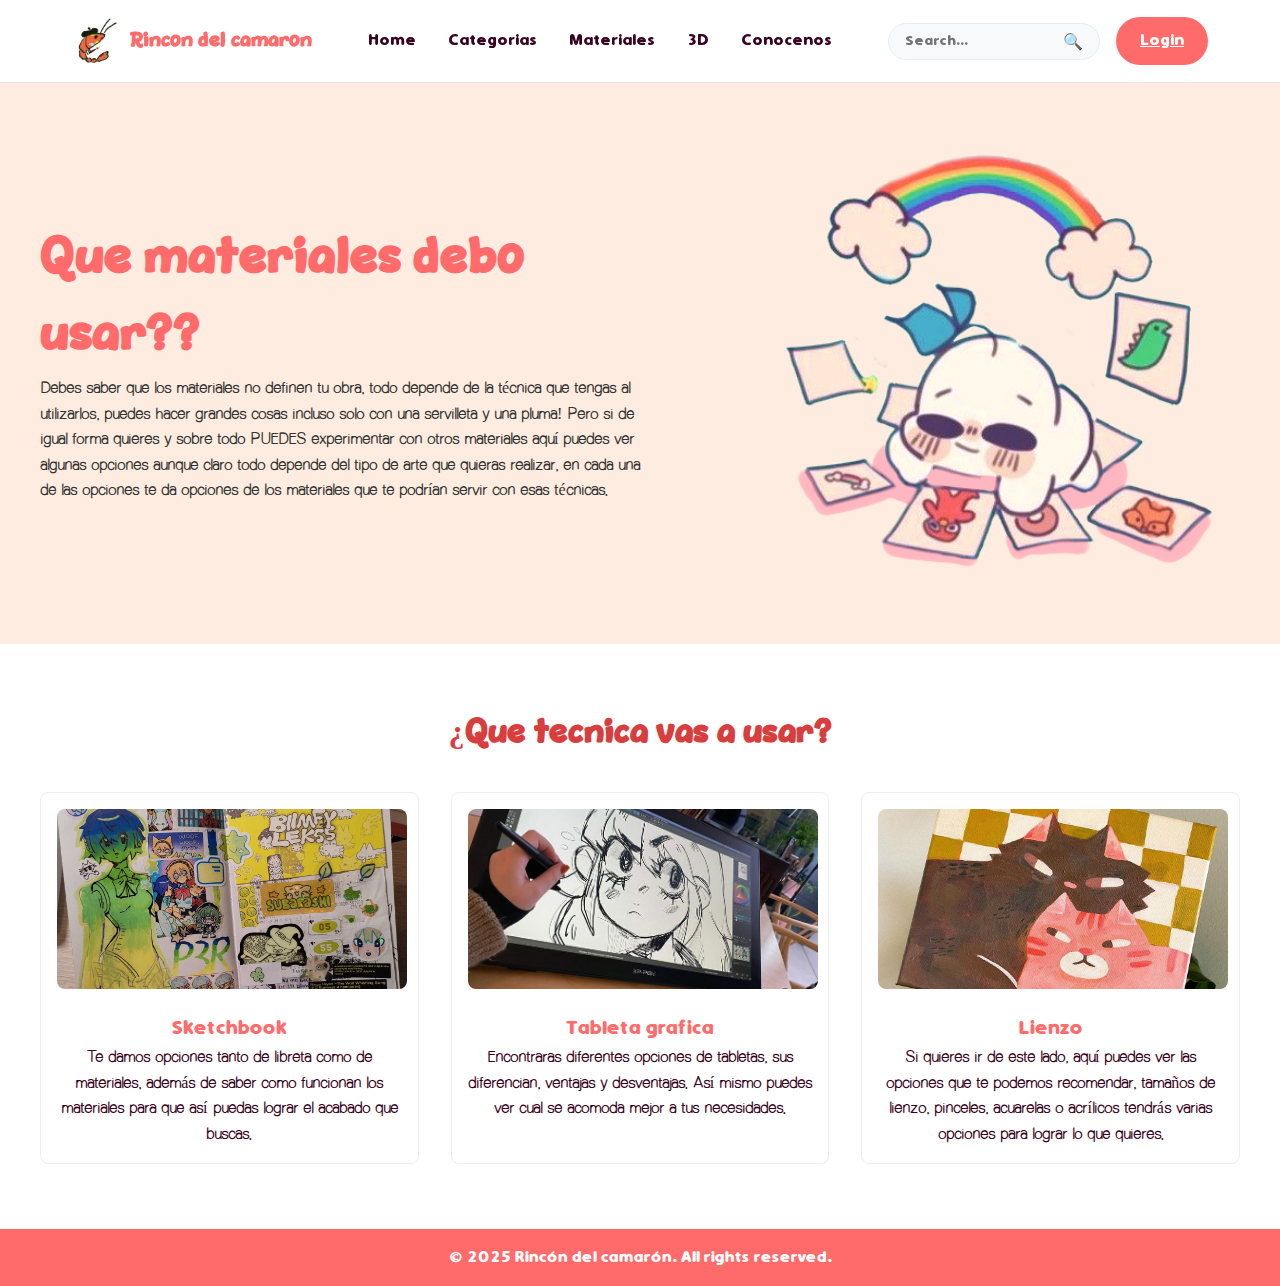
<file: web/Materiales.html>
<!DOCTYPE html>
<html lang="es">
<head>
    <meta charset="UTF-8">
    <meta name="viewport" content="width=device-width, initial-scale=1.0">
    <title>Materiales</title>
    <link rel="stylesheet" href="../css/styleMa.css">
    <link rel="shortcut icon" href="../img/icono.png" type="image/x-icon">
</head>
<body>
    <header class="header">
        <div class="nav-container">
            <div class="logo-section">
                <img height="50px" src="../img/icono.png" alt="">
                <span class="logo-text">Rincon del camaron</span>
            </div>
            
            <nav class="navigation">
                <a href="../index.html" class="nav-link">Home</a>
                <a href="./Categorias.html" class="nav-link">Categorias</a>
                <a href="./Materiales.html" class="nav-link">Materiales</a>
                <a href="#" class="nav-link">3D</a>
                <a href="./AbouUs.html" class="nav-link">Conocenos</a>
            </nav>
            
            <div class="header-actions">
                <div class="search-container">
                    <input type="text" placeholder="Search..." class="search-input">
                    <button class="search-btn">🔍</button>
                </div>
                <a href="LogIn.html" class="login-btn">Login</a>
            </div>
        </div>
    </header>

    <main class="main-content">
        <section class="hero-shading">
            <div class="hero-shading-content">
                <div class="hero-shading-text">
                    <h2 class="tittle">Que materiales debo usar??</h2>
                    <p class="text">Debes saber que los materiales no definen tu obra, todo depende de la técnica que tengas al utilizarlos, puedes hacer grandes cosas incluso solo con una servilleta y una pluma! Pero si de igual forma quieres y sobre todo PUEDES experimentar con otros materiales aquí puedes ver algunas opciones aunque claro todo depende del tipo de arte que quieras realizar, en cada una de las opciones te da opciones de los materiales que te podrían servir con esas técnicas.</p>
                </div>
                <div class="hero-shading-image">
                    <img src="../img/banner.png" alt="Shading">
                </div>
            </div>
        </section>

 <section class="new-arrivals">
            <h2>¿Que tecnica vas a usar?</h2>
            <div class="product-grid">
                <div class="mate-card">
                    <img src="../img/sketch.jpg" alt="Digital Notepad">
                    <h3>Sketchbook</h3>
                    <p>Te damos opciones tanto de libreta como de materiales, además de saber como funcionan los materiales para que así puedas lograr el acabado que buscas.</p>
                </div>
                <div class="mate-card">
                    <img src="../img/Tableta.jpg" alt="Monthly Planner">
                    <h3>Tableta grafica</h3>
                    <p>Encontraras diferentes opciones de tabletas, sus diferencian, ventajas y desventajas. Así mismo puedes ver cual se acomoda mejor a tus necesidades.</p>
                </div>
                <div class="mate-card">
                    <img src="../img/lienzo.jpg" alt="Art Print Series">
                    <h3>Lienzo</h3>
                    <p>Si quieres ir de este lado, aquí puedes ver las opciones que te podemos recomendar, tamaños de lienzo, pinceles, acuarelas o acrílicos tendrás varias opciones para lograr lo que quieres.</p>
                </div>
            </div>
        </section>
    </main>




<footer>
           <p>&copy; 2025 Rincón del camarón. All rights reserved.</p>
        </footer>
</body>
</html>
</file>
<file: css/style.css>
/* Reset y configuración base */
* {
    margin: 0;
    padding: 0;
    box-sizing: border-box;
}

body {
    font-family: -apple-system, BlinkMacSystemFont, 'Segoe UI', Roboto, Oxygen, Ubuntu, Cantarell, sans-serif;
    line-height: 1.6;
    color: #333;
    background-image: url('https://i.pinimg.com/736x/79/68/8a/79688ae6ab6c49fd88d12e8e7c8b3984.jpg');
}

/* Header */
.header {
    background: rgba(255, 255, 255, 0.95);
    backdrop-filter: blur(10px);
    position: fixed;
    top: 0;
    left: 0;
    right: 0;
    z-index: 1000;
    border-bottom: 1px solid rgba(0, 0, 0, 0.1);
}

.nav-container {
    max-width: 1200px;
    margin: 0 auto;
    display: flex;
    align-items: center;
    justify-content: space-between;
    padding: 1rem 2rem;
}

.logo-section {
    display: flex;
    align-items: center;
    gap: 0.5rem;
}

.logo-icon {
    font-size: 1.5rem;
}

.logo-text {
    font-family: 'renca';
    font-size: 1.2rem;
    font-weight: 600;
    color: #FF6B6B;
}

.navigation {
    display: flex;
    gap: 2rem;
}

.nav-link {
    font-family: 'simply';
    text-decoration: none;
    color: #555;
    font-weight: 500;
    transition: color 0.3s ease;
}

.nav-link:hover {
    color: #FF6B6B;
}

.header-actions {
    display: flex;
    align-items: center;
    gap: 1rem;
}

.search-container {
    font-family: 'simply';
    display: flex;
    align-items: center;
    background: #f8f9fa;
    border-radius: 25px;
    padding: 0.5rem 1rem;
    border: 1px solid #e9ecef;
}

.search-input {
    font-family: 'simply';
    border: none;
    background: none;
    outline: none;
    width: 150px;
    font-size: 0.9rem;
}

.search-btn {
    background: none;
    border: none;
    cursor: pointer;
    font-size: 1rem;
    margin-left: 0.5rem;
}

.login-btn {
    font-family: 'simply';
    background: #FF6B6B;
    color: white;
    border: none;
    padding: 0.7rem 1.5rem;
    border-radius: 25px;
    font-weight: 500;
    cursor: pointer;
    transition: all 0.3s ease;
}

.login-btn:hover {
    background: #FF5252;
    transform: translateY(-2px);
    box-shadow: 0 4px 12px rgba(255, 107, 107, 0.3);
}

/* Contenido principal */
.main-content {
    margin-top: 80px;
}

/* Sección Hero */
.hero-section {
    height: 60vh;
    position: relative;
    display: flex;
    align-items: center;
    justify-content: center;
    text-align: center;
    overflow: hidden;
}

.hero-section::before {
    content: '';
    position: absolute;
    top: 0;
    left: 0;
    right: 0;
    bottom: 0;
    background: url('https://i.pinimg.com/1200x/80/ae/43/80ae430f3d4ef3ffc8443eb79b617cf1.jpg') center/cover;
    background-attachment: fixed;
    z-index: 1;

}

.hero-section::after {
    content: '';
    position: absolute;
    top: 0;
    left: 0;
    right: 0;
    bottom: 0;
    background:rgba(85, 12, 55, 0.8) 0%;
    z-index: 2;
}

.hero-content {
    position: relative;
    z-index: 3;
    max-width: 800px;
    padding: 0 2rem;
}

.hero-title {
    font-family: 'renca';
    font-size: 3.5rem;
    font-weight: 700;
    color: white;
    margin-bottom: 1rem;
    text-shadow: 2px 2px 4px rgba(0, 0, 0, 0.3);
    line-height: 1.2;
}

.hero-subtitle {
    font-family: 'aeril';
    font-size: 1.25rem;
    color: rgba(255, 255, 255, 0.9);
    font-weight: 300;
    max-width: 600px;
    margin: 0 auto;
    text-shadow: 1px 1px 2px rgba(0, 0, 0, 0.3);
}

/* Sección de galería */
.gallery-section {
    padding: 4rem 2rem;
}

.gallery-wrapper {
    max-width: 1200px;
    margin: 0 auto;
    display: flex;
    gap: 2rem;
    align-items: flex-start;
}

.gallery-container {
    flex: 1;
    display: grid;
    grid-template-columns: repeat(auto-fit, minmax(280px, 1fr));
    gap: 5rem;
}

.sidebar {
    width: 250px;
    background: white;
    border-radius: 16px;
    overflow: hidden;
    box-shadow: 0 8px 24px rgba(0, 0, 0, 0.1);
    position: sticky;
    top: 100px;
    height: fit-content;
}

.sidebar-image {
    width: 100%;
    height: 100%;
    min-height: 600px;
    object-fit: cover;
    display: block;
}


.gallery-item {
    height: 250px;
}

.gallery-card {
    height: 300px;
    border-radius: 10px;
    overflow: hidden;
    position: relative;
    box-shadow: 0 8px 24px rgba(0, 0, 0, 0.1);
    display: flex;
    flex-direction: column;
    transition-duration: 0.3s;
}

.gallery-card:hover{
     transition-duration: 0.3s;
     transform: translateY(-8px);
     box-shadow: #555 0px 8px 24px;
}
.gallery-link{
    text-decoration: none;
}
.card-image {
    width: 100%;
    height: 70%;
    object-fit: cover;
}

.card-content {
    padding: 1rem;
    background: white;
    height: 30%;
    display: flex;
    flex-direction: column;
    justify-content: center;
}

.card-title {
     font-family: 'simply';
    font-size: 1.1rem;
    font-weight: 600;
    color: #333;
    margin-bottom: 0.5rem;
}

.card-description {
     font-family: 'aeril';
    font-size: 0.9rem;
    color: #666;
    line-height: 1.4;
}

footer {
     font-family: 'simply';
    text-align: center;
    padding: 1rem;
    background: #FF6B6B;
    color: white;
    border-top: 1px solid ;
}


/* Login Page Styles */
.login-hero-section {
    min-height: calc(100vh - 80px);
    background: linear-gradient(135deg, #fd5e4b 0%, #fd8391 50%,  #fecf00 100%);
    display: flex;
    align-items: center;
    justify-content: center;
    padding: 2rem;
}

.login-container {
    max-width: 1000px;
    width: 100%;
    display: grid;
    grid-template-columns: 1fr 1fr;
    background: white;
    border-radius: 20px;
    overflow: hidden;
    box-shadow: 0 20px 40px rgba(0, 0, 0, 0.1);
    min-height: 600px;
}

.login-form-wrapper {
    padding: 3rem;
    display: flex;
    flex-direction: column;
    justify-content: center;
}

.login-title {
    font-family: 'renca';
    font-size: 2.5rem;
    font-weight: 700;
    color: #333;
    margin-bottom: 0.5rem;
    text-align: center;
}

.login-subtitle {
    font-family: 'simply';
    color: #666;
    text-align: center;
    margin-bottom: 2rem;
    font-size: 1.1rem;
}

.login-form {
    display: flex;
    flex-direction: column;
    gap: 1.5rem;
}

.form-group {
    display: flex;
    flex-direction: column;
    gap: 0.5rem;
}

.form-label {
    font-family: 'simply';
    font-weight: 600;
    color: #333;
    font-size: 0.9rem;
}

.form-input {
    font-family: 'aeril';
    padding: 1rem;
    border: 2px solid #e9ecef;
    border-radius: 10px;
    font-size: 1rem;
    transition: border-color 0.3s ease;
    outline: none;
}

.form-input:focus {
    border-color: #FF6B6B;
}

.form-options {
    font-family: 'simply';
    display: flex;
    justify-content: space-between;
    align-items: center;
    margin: 0.5rem 0;
}

.checkbox-container {
    display: flex;
    align-items: center;
    gap: 0.5rem;
    cursor: pointer;
    font-size: 0.9rem;
    color: #666;
}

.checkbox-container input[type="checkbox"] {
    width: 18px;
    height: 18px;
    accent-color: #FF6B6B;
}

.forgot-link {
    color: #FF6B6B;
    text-decoration: none;
    font-size: 0.9rem;
    font-weight: 500;
}

.forgot-link:hover {
    text-decoration: underline;
}

.submit-btn {
    font-family: 'simply';
    background: #FF6B6B;
    color: white;
    border: none;
    padding: 1rem;
    border-radius: 10px;
    font-size: 1.1rem;
    font-weight: 600;
    cursor: pointer;
    transition: all 0.3s ease;
    margin-top: 1rem;
}

.submit-btn:hover {
    background: #FF5252;
    transform: translateY(-2px);
    box-shadow: 0 4px 12px rgba(255, 107, 107, 0.3);
}

.divider {
    text-align: center;
    position: relative;
    margin: 1.5rem 0;
    color: #999;
}

.divider::before {
    content: '';
    position: absolute;
    top: 50%;
    left: 0;
    right: 0;
    height: 1px;
    background: #e9ecef;
    z-index: 1;
}

.divider span {
    background: white;
    padding: 0 1rem;
    position: relative;
    z-index: 2;
}

.social-login {
    font-family: 'aeril';
    display: flex;
    flex-direction: column;
    gap: 1rem;
}

.social-btn {
    font-family: 'aeril';
    display: flex;
    align-items: center;
    justify-content: center;
    gap: 0.5rem;
    padding: 1rem;
    border: 2px solid #e9ecef;
    border-radius: 10px;
    background: white;
    cursor: pointer;
    transition: all 0.3s ease;
    font-size: 1rem;
    font-weight: 500;
}

.social-btn:hover {
    border-color: #FF6B6B;
    transform: translateY(-1px);
}

.social-icon {
    font-size: 1.2rem;
}

.signup-link {
        font-family: 'aeril';
    text-align: center;
    margin-top: 1.5rem;
    color: #666;
}

.signup-link .link {
    color: #FF6B6B;
    text-decoration: none;
    font-weight: 600;
}

.signup-link .link:hover {
    text-decoration: underline;
}

.login-image-section {
    position: relative;
    display: flex;
    align-items: center;
    justify-content: center;
}

.login-image {
    width: 100%;
    height: 100%;
    object-fit: cover;
    position: absolute;
    top: 0;
    left: 0;
    z-index: 1;
}

.image-overlay {
    position: relative;
    z-index: 2;
    text-align: center;
    color: white;
    padding: 2rem;
}

.overlay-title {
    font-family: 'renca';
    font-size: 2rem;
    font-weight: 700;
    margin-bottom: 1rem;
    text-shadow: 2px 2px 4px rgba(0, 0, 0, 0.3);
}

.overlay-text {
    font-family: 'aeril';
    font-size: 1.1rem;
    line-height: 1.6;
    text-shadow: 1px 1px 2px rgba(0, 0, 0, 0.3);
}

/* Login Responsive */
@media (max-width: 768px) {
    .login-container {
        grid-template-columns: 1fr;
        margin: 1rem;
    }
    
    .login-form-wrapper {
        padding: 2rem;
    }
    
    .login-title {
        font-size: 2rem;
    }
    
    .image-overlay {
        padding: 1.5rem;
    }
    
    .overlay-title {
        font-size: 1.5rem;
    }
    
    .overlay-text {
        font-size: 1rem;
    }
}

/* Responsive */
@media (max-width: 768px) {
    .gallery-wrapper {
        flex-direction: column;
    }
    
    .sidebar {
        width: 100%;
        position: static;
    }
    
    .nav-container {
        padding: 1rem;
        flex-wrap: wrap;
        gap: 1rem;
    }
    
    .navigation {
        order: 3;
        width: 100%;
        justify-content: center;
        margin-top: 1rem;
        padding-top: 1rem;
        border-top: 1px solid #e9ecef;
    }
    
    .hero-title {
        font-size: 2.5rem;
    }
    
    .hero-subtitle {
        font-size: 1.1rem;
    }
    
    .gallery-container {
        grid-template-columns: 1fr;
        gap: 1.5rem;
    }
    
    .search-input {
        width: 100px;
    }
}

@media (max-width: 480px) {
    .hero-title {
        font-size: 2rem;
    }
    
    .hero-subtitle {
        font-size: 1rem;
    }
    
    .gallery-section {
        padding: 2rem 1rem;
    }
}

@font-face { /* Titulo*/
    font-family: renca;
    src: url(../fonts/Rencana.ttf);
} 

@font-face { /* Texto */
    font-family: aeril;
    src: url(../fonts/Aerial_Demo.ttf);
}

@font-face { /* SubTitulo */
    font-family: simply;
    src: url(../fonts/Simply\ Rounded\ Bold.ttf);
}
</file>
<file: css/styleLI.css>
/* Reset y configuración base */
* {
    margin: 0;
    padding: 0;
    box-sizing: border-box;
}

body {
    font-family: -apple-system, BlinkMacSystemFont, 'Segoe UI', Roboto, Oxygen, Ubuntu, Cantarell, sans-serif;
    line-height: 1.6;
    color: #333;
    background-image: url('https://i.pinimg.com/736x/79/68/8a/79688ae6ab6c49fd88d12e8e7c8b3984.jpg');
}

/* Header */
.header {
    background: rgba(255, 255, 255, 0.95);
    backdrop-filter: blur(10px);
    position: fixed;
    top: 0;
    left: 0;
    right: 0;
    z-index: 1000;
    border-bottom: 1px solid rgba(0, 0, 0, 0.1);
}

.nav-container {
    max-width: 1200px;
    margin: 0 auto;
    display: flex;
    align-items: center;
    justify-content: space-between;
    padding: 1rem 2rem;
}

.logo-section {
    display: flex;
    align-items: center;
    gap: 0.5rem;
}

.logo-icon {
    font-size: 1.5rem;
}

.logo-text {
    font-family: 'renca';
    font-size: 1.2rem;
    font-weight: 600;
    color: #FF6B6B;
}

.navigation {
    display: flex;
    gap: 2rem;
}

.nav-link {
    font-family: 'simply';
    text-decoration: none;
    color: #555;
    font-weight: 500;
    transition: color 0.3s ease;
}

.nav-link:hover {
    color: #FF6B6B;
}

.header-actions {
    display: flex;
    align-items: center;
    gap: 1rem;
}

.search-container {
    font-family: 'simply';
    display: flex;
    align-items: center;
    background: #f8f9fa;
    border-radius: 25px;
    padding: 0.5rem 1rem;
    border: 1px solid #e9ecef;
}

.search-input {
    font-family: 'simply';
    border: none;
    background: none;
    outline: none;
    width: 150px;
    font-size: 0.9rem;
}

.search-btn {
    background: none;
    border: none;
    cursor: pointer;
    font-size: 1rem;
    margin-left: 0.5rem;
}

.login-btn {
    font-family: 'simply';
    background: #FF6B6B;
    color: white;
    border: none;
    padding: 0.7rem 1.5rem;
    border-radius: 25px;
    font-weight: 500;
    cursor: pointer;
    transition: all 0.3s ease;
}

.login-btn:hover {
    background: #FF5252;
    transform: translateY(-2px);
    box-shadow: 0 4px 12px rgba(255, 107, 107, 0.3);
}

.des-principal{
    margin-top: 85px;
}
.des-section{
    height: 30vh;
    position: relative;
    display: flex;
    align-items: flex-start;
    justify-content: flex-start;
    width: 100%;
}

.des-section::before{
    content: '';
    position: absolute;
    top: 0;
    left: 0;
    right: 0;
    bottom: 0;
    background: url('https://i.pinimg.com/736x/5a/8b/b4/5a8bb459020148842156b8a67280e71b.jpg') center/cover;
    background-attachment: absolute;
    z-index: 1;
}

.des-section::after{
    content: '';
    position: absolute;
    top: 0;
    left: 0;
    right: 0;
    bottom: 0;
    background:rgba(72, 6, 16, 0.8) 0%;
    z-index: 2;
}

.des-content {
    position: relative;
    z-index: 3;
    padding: 0 2rem;
}



/* zzzzzzzzzzz */
.titulo{
    font-family: 'renca';
    margin-top: 1rem;
    color: #fbde9c;
    font-size: 30px;
}

.expl-text{
    font-family: 'aeril';
    color: #fff8e1;
    font-size: 20px;
}

.gallery-categoris{
    padding: 4rem 2rem;
}

.gallery-wrapper {
    max-width: 1200px;
    margin: 0 auto;
    display: flex;
    gap: 2rem;
    align-items: flex-start;
}

.gallery-container {
    flex: 1;
    display: grid;
    grid-template-columns: repeat(auto-fit, minmax(280px, 1fr));
    gap: 5rem;
}


.gallery-item {
    height:350px;
    width: 300px;
}

.gallery-card {
    height: 300px;
    border-radius: 10px;
    overflow: hidden;
    position: relative;
    box-shadow: 0 8px 24px rgba(0, 0, 0, 0.1);
    display: flex;
    flex-direction: column;
    transition-duration: 0.3s;
}

.gallery-card:hover{
     transition-duration: 0.3s;
     transform: translateY(-8px);
     box-shadow: #555 0px 8px 24px;
}
.gallery-link{
    text-decoration: none;
}
.card-image {
    width: 100%;
    height: 70%;
    object-fit: cover;
}

.card-content {
    padding: 1rem;
    background: white;
    height: 30%;
    display: flex;
    flex-direction: column;
    justify-content: center;
}

.card-title {
     font-family: 'simply';
    font-size: 1.1rem;
    font-weight: 600;
    color: #333;
    margin-bottom: 0.5rem;
}

.card-description {
     font-family: 'aeril';
    font-size: 0.9rem;
    color: #666;
    line-height: 1.4;
}

.main-about{
    margin-top: 90px;
    margin-bottom: 90px;
    padding-left: 0.5rem;
}

.about-us{
    align-items: center;
    max-width: 800px;
    background-color: rgba(246, 245, 231, 0.7);
    padding: 1rem;
    border-radius: 10px;
}

.about-gal {
    padding: 2rem;
    display: flex;
    gap: 2rem;
    align-items: flex-start;
}
.about-title{
    font-size: 4rem;
    font-family: 'renca';
    color: #FF5252;;
}

.about-q{
    font-size: 2.5rem;
    font-family: 'simply';
    color: #ff9354;;
}

.about-text{
    font-size: 1.5rem;
    font-family: 'aeril';
    color: #380322;
}

.about-us-image{
    width: 650px;   /* Ajusta el tamaño según lo que necesites */
    height: auto;   /* Mantiene la proporción */
    align-items: flex-end;
    display: flex;
}
.about-us-image img {
    width: 100%;
    height: auto;
    max-width: 650px; /* O el tamaño que prefieras */
}

footer {
     font-family: 'simply';
    text-align: center;
    padding: 1rem;
    background: #FF6B6B;
    color: white;
    border-top: 1px solid ;
}


@font-face { /* Titulo*/
    font-family: renca;
    src: url(../fonts/Rencana.ttf);
} 

@font-face { /* Texto */
    font-family: aeril;
    src: url(../fonts/Aerial_Demo.ttf);
}

@font-face { /* SubTitulo */
    font-family: simply;
    src: url(../fonts/Simply\ Rounded\ Bold.ttf);
}
</file>
<file: css/styleMa.css>
/* Reset y configuración base */
* {
    margin: 0;
    padding: 0;
    box-sizing: border-box;
}

body {
    font-family: -apple-system, BlinkMacSystemFont, 'Segoe UI', Roboto, Oxygen, Ubuntu, Cantarell, sans-serif;
    line-height: 1.6;
    color: #333;
    background-image: url('https://i.pinimg.com/736x/79/68/8a/79688ae6ab6c49fd88d12e8e7c8b3984.jpg');
}

/* Header */
.header {
    background: rgba(255, 255, 255, 0.95);
    backdrop-filter: blur(10px);
    position: fixed;
    top: 0;
    left: 0;
    right: 0;
    z-index: 1000;
    border-bottom: 1px solid rgba(0, 0, 0, 0.1);
}

.nav-container {
    max-width: 1200px;
    margin: 0 auto;
    display: flex;
    align-items: center;
    justify-content: space-between;
    padding: 1rem 2rem;
}

.logo-section {
    display: flex;
    align-items: center;
    gap: 0.5rem;
}

.logo-icon {
    font-size: 1.5rem;
}

.logo-text {
    font-family: 'renca';
    font-size: 1.2rem;
    font-weight: 600;
    color: #FF6B6B;
}

.navigation {
    display: flex;
    gap: 2rem;
}

.nav-link {
    font-family: 'simply';
    text-decoration: none;
    color: #380322;
    font-weight: 500;
    transition: color 0.3s ease;
}

.nav-link:hover {
    color: #FF6B6B;
}

.header-actions {
    display: flex;
    align-items: center;
    gap: 1rem;
}

.search-container {
    font-family: 'simply';
    display: flex;
    align-items: center;
    background: #f8f9fa;
    border-radius: 25px;
    padding: 0.5rem 1rem;
    border: 1px solid #e9ecef;
}

.search-input {
    font-family: 'simply';
    border: none;
    background: none;
    outline: none;
    width: 150px;
    font-size: 0.9rem;
}

.search-btn {
    background: none;
    border: none;
    cursor: pointer;
    font-size: 1rem;
    margin-left: 0.5rem;
}

.login-btn {
    font-family: 'simply';
    background: #FF6B6B;
    color: white;
    border: none;
    padding: 0.7rem 1.5rem;
    border-radius: 25px;
    font-weight: 500;
    cursor: pointer;
    transition: all 0.3s ease;
}

.login-btn:hover {
    background: #FF5252;
    transform: translateY(-2px);
    box-shadow: 0 4px 12px rgba(255, 107, 107, 0.3);
}

/* Contenido principal */
.main-content {
    margin-top: 80px;
}

.hero-shading {
    background-color: #fdecdf;
    padding: 4rem 2rem;
}

.hero-shading-content {
    display: flex;
    align-items: center;
    justify-content: space-between;
    max-width: 1200px;
    margin: 0 auto;
}

.hero-shading-text {
    font-family: 'aeril';
    flex: 1;
}

.hero-shading-text h2 {
    font-family: 'renca';
    font-size: 3rem;
    color: #FF6B6B;
}


.hero-shading-image {
    flex: 1;
    text-align: right;
}

.hero-shading-image img {
    width: 80%;
    border-radius: 8px;
}


.new-arrivals {
    text-align: center;
    padding: 4rem 2rem;
}

.new-arrivals h2 {
    font-family: 'renca';
    font-size: 2rem;
    color: #d83e3e;
    margin-bottom: 2rem;
}

.product-grid {
    display: grid;
    grid-template-columns: repeat(auto-fit, minmax(250px, 1fr));
    gap: 2rem;
    max-width: 1200px;
    margin: 0 auto;
}

.mate-card {
    background-color: white;
    border: 1px solid #eee;
    border-radius: 8px;
    padding: 1rem;
     transition-duration: 0.3s;
}

.mate-card img {
     width: 350px;      /* Tamaño fijo horizontal */
    height: 180px;
    object-fit: cover;
    border-radius: 8px;
    margin-bottom: 1rem;
}

.mate-card h3 {
    font-size: 1.25rem;
    color: #FF6B6B;
    font-family: 'simply';
}

.mate-card p {
    color: #380322;
    font-family: 'aeril';
}

.mate-card:hover{
    
     transition-duration: 0.3s;
     transform: translateY(-8px);
     box-shadow: #555 0px 8px 24px;
}



/* PieDePagina */


footer {
     font-family: 'simply';
    text-align: center;
    padding: 1rem;
    background: #FF6B6B;
    color: white;
    border-top: 1px solid ;
}

/* Fuentes */

@font-face { /* Titulo*/
    font-family: renca;
    src: url(../fonts/Rencana.ttf);
} 

@font-face { /* Texto */
    font-family: aeril;
    src: url(../fonts/Aerial_Demo.ttf);
}

@font-face { /* SubTitulo */
    font-family: simply;
    src: url(../fonts/Simply\ Rounded\ Bold.ttf);
}
</file>
